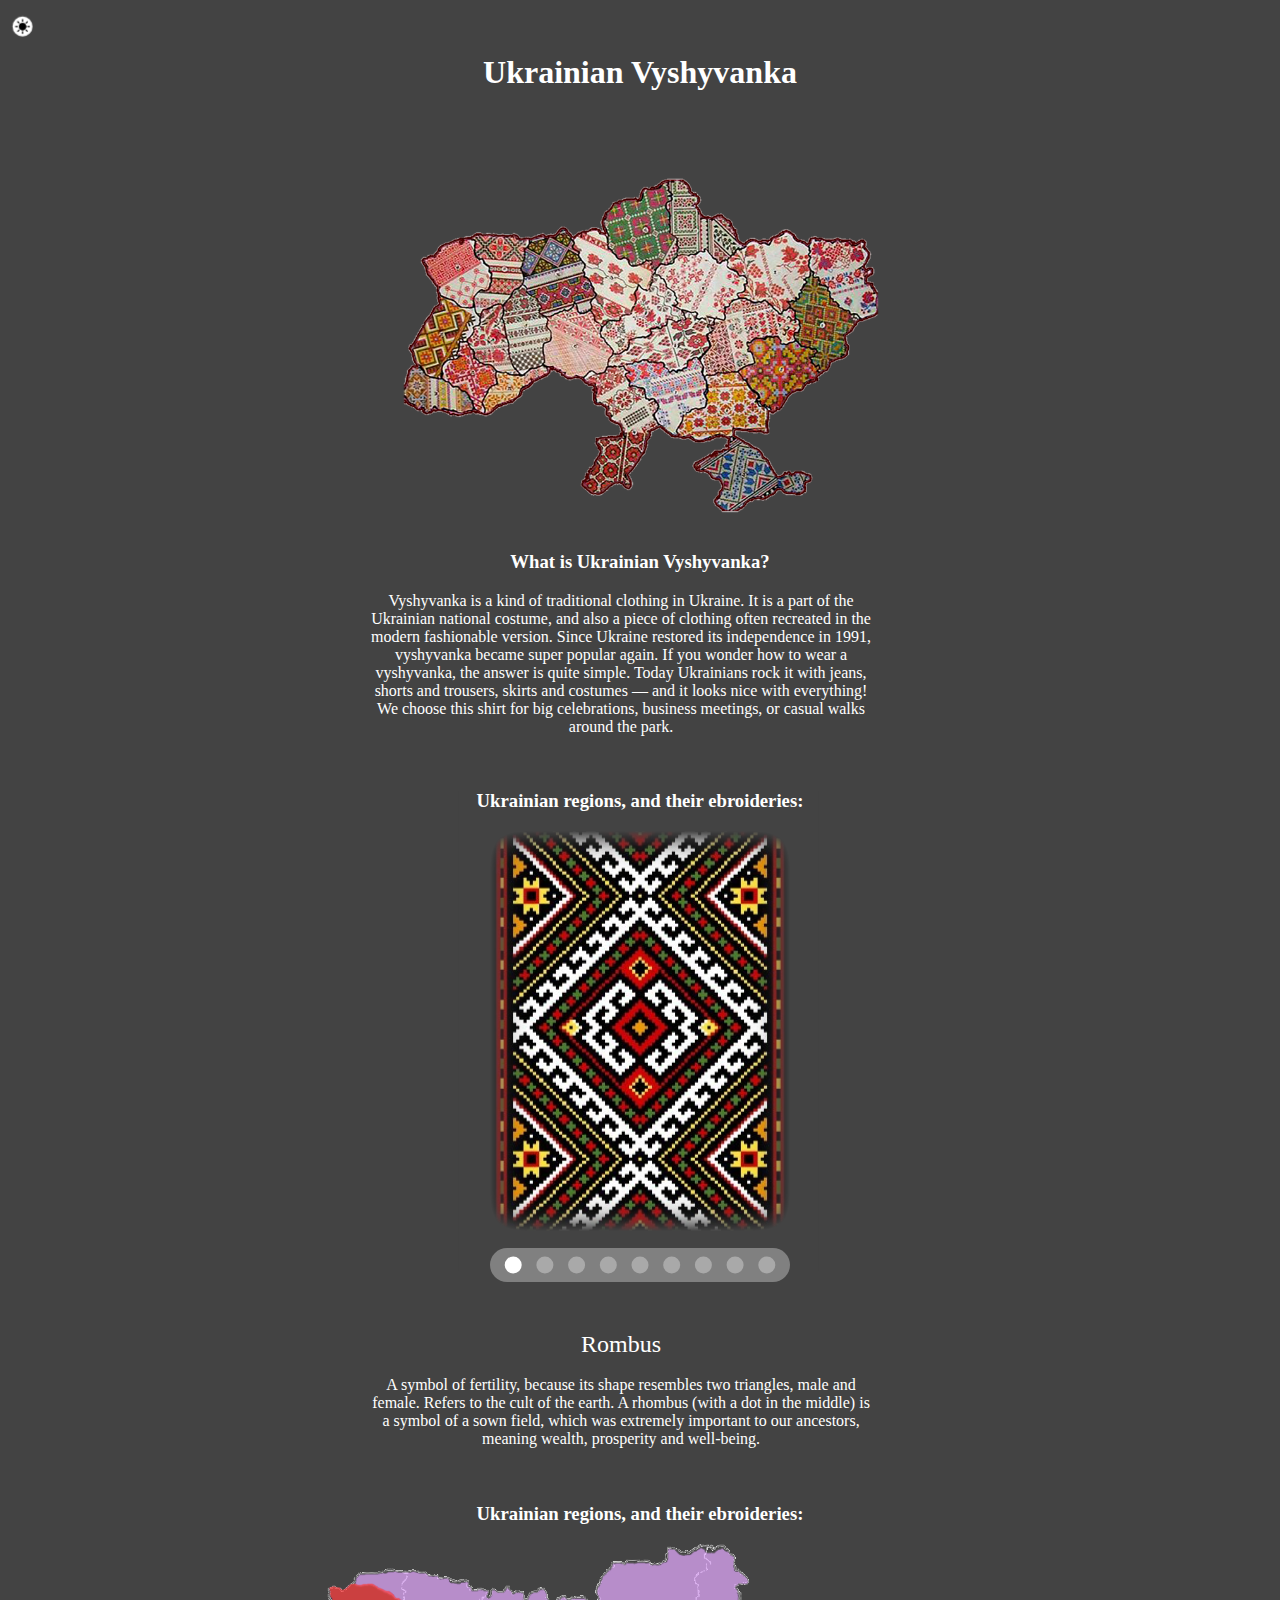
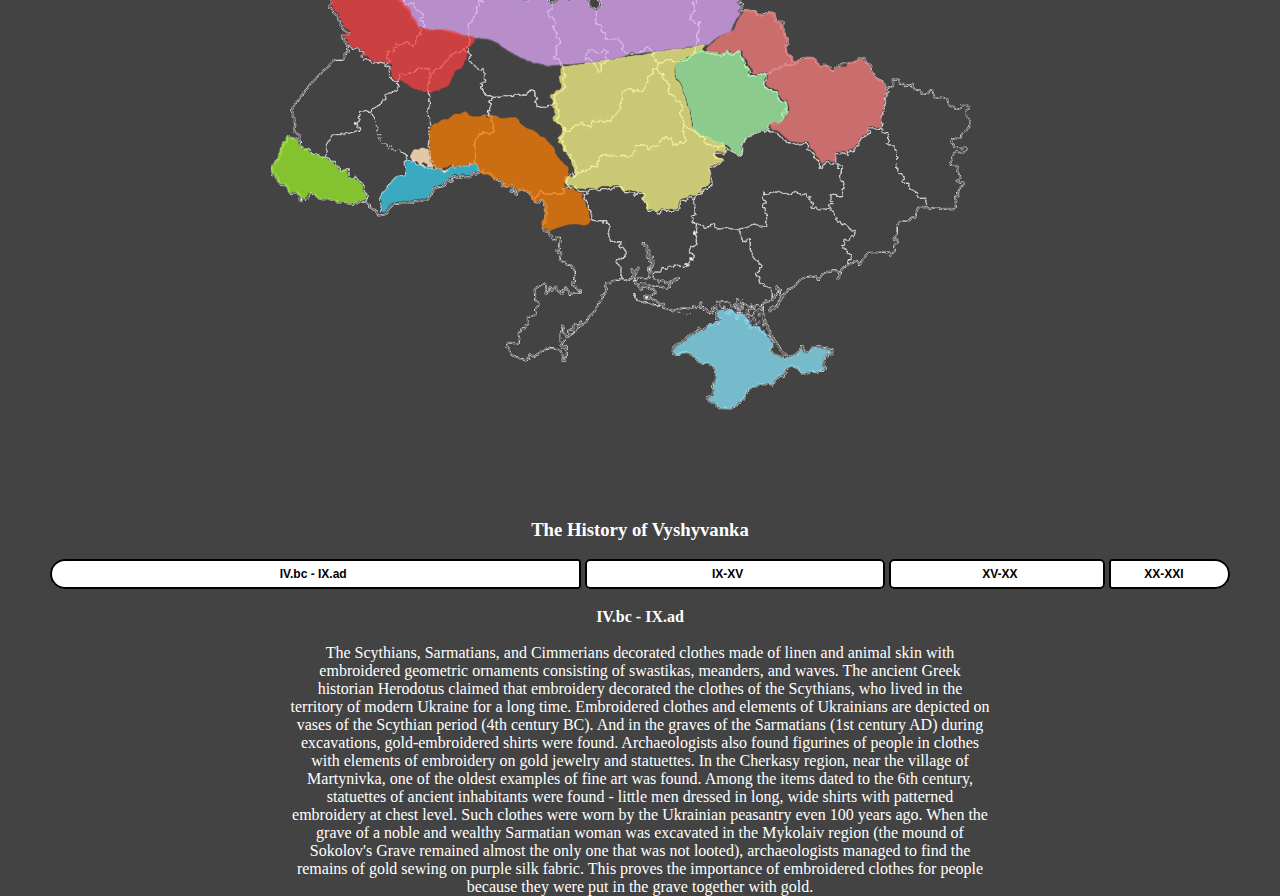
<file: index.html>
<head>
	<title>Main Page</title>
	<link rel="icon" type="image/x-icon" href="/Pictures/Icon.ico">
</head>

<body class="Body1">
	<link rel="stylesheet" href="something.css">

	
	

	<button style="background-image: url(Pictures/ModeButton/sun.jpg); no-repeat; background-size: 100% 100%; " class="ModeButton" onclick= "White()"></button>

	<h1 class="text"><center>Ukrainian Vyshyvanka</center> </h1>  <!-- It is just a comment -->
	<br><br><br>
	

	<img src="Pictures\main\vyshyvanka.png"  class="logo21">

	<h3 class="text" ><center>What is Ukrainian Vyshyvanka?</center></h3>

	
	
	<div class="Box"><div class="BoxInBox"><span class="text">Vyshyvanka is a kind of traditional clothing in Ukraine. It is a part of the Ukrainian national costume, and also a piece of clothing often recreated in the modern fashionable version. Since Ukraine restored its independence in 1991, vyshyvanka became super popular again. If you wonder how to wear a vyshyvanka, the answer is quite simple. Today Ukrainians rock it with jeans, shorts and trousers, skirts and costumes — and it looks nice with everything! We choose this shirt for big celebrations, business meetings, or casual walks around the park.</span></div></div>
<br><br>
	<h3 class="text"><center>Ukrainian regions, and their ebroideries:</center></h3>

	<button class="symbols" onclick= "Symbols()"><img class="symbolPic" src="Pictures\symbols\99.png"></img>
	<img class="symbolPic" src="Pictures\symbols\22.png"></img>
	
	<img class="symbolPic" src="Pictures\symbols\33.png"></img>
	
	<img class="symbolPic" src="Pictures\symbols\44.png"></img>
	
	<img class="symbolPic" src="Pictures\symbols\55.png"></img>
	
	<img class="symbolPic" src="Pictures\symbols\66.png"></img>
	
	<img class="symbolPic" src="Pictures\symbols\77.png"></img>
	
	<img class="symbolPic" src="Pictures\symbols\88.png"></img>

	<img class="symbolPic" src="Pictures\symbols\11.png"></img>

	<div class="BackG"></div>
	
	<img class="symbolPic" src="Pictures\symbols\11.png"></img>
		
	</button>

	<div class="SliderBBlock"><div class="SliderB">

		<button class="SliberC1" onclick= "slide(0)"></button>

		<button class="SliberC2" onclick= "slide(1)"></button>

		<button class="SliberC3" onclick= "slide(2)"></button>

		<button class="SliberC4" onclick= "slide(3)"></button>

		<button class="SliberC5" onclick= "slide(4)"></button>

		<button class="SliberC6" onclick= "slide(5)"></button>

		<button class="SliberC7" onclick= "slide(6)"></button>

		<button class="SliberC8" onclick= "slide(7)"></button>

		<button class="SliberC9" onclick= "slide(8)"></button>


		
	</div></div>

	<div class="Box"><div class="BoxInBox"><span class="text"><font size="+2" class="TitleForSymbols">Rombus</font></span></div></div><br>
	
	<div class="Box"><div class="BoxInBox"><span class="textForSymbols, text">A symbol of fertility, because its shape resembles two triangles, male and female. Refers to the cult of the earth. A rhombus (with a dot in the middle) is a symbol of a sown field, which was extremely important to our ancestors, meaning wealth, prosperity and well-being.</span></div></div>
	<br><br>

	<h3 class="text"><center>Ukrainian regions, and their ebroideries:</center></h3>

	<div class="MapBox"><div class="MapBoxInBox">

		
		<img src="Pictures\Map.png" class="Mapp"></img>

		<a href="Polissya.html"><button class="polissya1" style="background-size: 100% 100%" ><img src="Pictures/regions/Polissya.png"></img><span>Pollissya</span></button></a>

		<a href="Slobozhanska .html"><button class="slob1" style="background-size: 100% 100%" ><img src="Pictures/regions/Slob.png"></img><span>Slobozhanshchyna</span></button></a>

		<a href="Naddnipryanska .html"><button class="nadd1" style="background-size: 100% 100%" ><img src="Pictures/regions/Nadd.png"></img><span>Naddnipryanshchyna</span></button></a>
		
		<a href="Poltava .html"><button class="poltava1" style="background-size: 100% 100%" ><img src="Pictures/regions/Poltava.png"></img><span>Poltava</span></button></a>

		<a href="Volyn.html"><button class="volyn1" style="background-size: 100% 100%" ><img src="Pictures/regions/Volyn.png"></img><span>Volyn'</span></button></a>

		<a href="Zakarpattya .html"><button class="zak1" style="background-size: 100% 100%" ><img src="Pictures/regions/Zak.png"></img><span>Zakarpattya</span></button></a>

		<a href="Crimean.html"><button class="crimea1" style="background-size: 100% 100%" ><img src="Pictures/regions/Crimea.png"></img><span>Crimea</span></button></a>

		<a href="Podillya.html"><button class="podillya1" style="background-size: 100% 100%" ><img src="Pictures/regions/Podillya.png"></img><span>Podillya</span></button></a>

		<a href="Bukovyna.html"><button class="bukovyna1" style="background-size: 100% 100%" ><img src="Pictures/regions/Bukovyna.png"></img><span>Bukovyna</span></button></a>

		<a href="Borschiv.html"><button class="borschiv1" style="background-size: 100% 100%" ><img src="Pictures/regions/Borschiv.png"></img><span class="BorschText">Borschiv</span></button></a>
	
	</div></div>
	
	
	<br><br>

	<script src="script.js"></script>

	<br><br>

	

	<br><br>
	<br><br>
	<br><br>
	<br><br>
	<br><br>
	<br><br>
	<br><br>
	<br><br>
	<br><br>
	<br><br>
	<br><br>
	

<div class="HisBox">
		<h3 class="text"><center>The History of Vyshyvanka</center></h3>
	
	
	<div class="HisLine">
		
		<button class="HisBut HisBut1 CornerL" onclick= "His(0)"><span><b>IV.bc - IX.ad</b></span></button>
		<button class="HisBut HisBut2" onclick= "His(1)"><span><b>IX-XV</b></span></button>
		<button class="HisBut HisBut3" onclick= "His(2)"><span><b>XV-XX</b></span></button>
		<button class="HisBut HisBut4 CornerR" onclick= "His(3)"><span><b>XX-XXI</b></span></button>
		
	</div>
<div class="HisBoxInBox text">
	<br>
<b><span class="HisTit">IV.bc - IX.ad</span></b>
	<br><br>
<span class="HisText text">The Scythians, Sarmatians, and Cimmerians decorated clothes made of linen and animal skin with embroidered geometric ornaments consisting of swastikas, meanders, and waves. The ancient Greek historian Herodotus claimed that embroidery decorated the clothes of the Scythians, who lived in the territory of modern Ukraine for a long time. Embroidered clothes and elements of Ukrainians are depicted on vases of the Scythian period (4th century BC). And in the graves of the Sarmatians (1st century AD) during excavations, gold-embroidered shirts were found. Archaeologists also found figurines of people in clothes with elements of embroidery on gold jewelry and statuettes. In the Cherkasy region, near the village of Martynivka, one of the oldest examples of fine art was found. Among the items dated to the 6th century, statuettes of ancient inhabitants were found - little men dressed in long, wide shirts with patterned embroidery at chest level. Such clothes were worn by the Ukrainian peasantry even 100 years ago. When the grave of a noble and wealthy Sarmatian woman was excavated in the Mykolaiv region (the mound of Sokolov's Grave remained almost the only one that was not looted), archaeologists managed to find the remains of gold sewing on purple silk fabric. This proves the importance of embroidered clothes for people because they were put in the grave together with gold.</span>
</div></div>

	
</body>
</file>
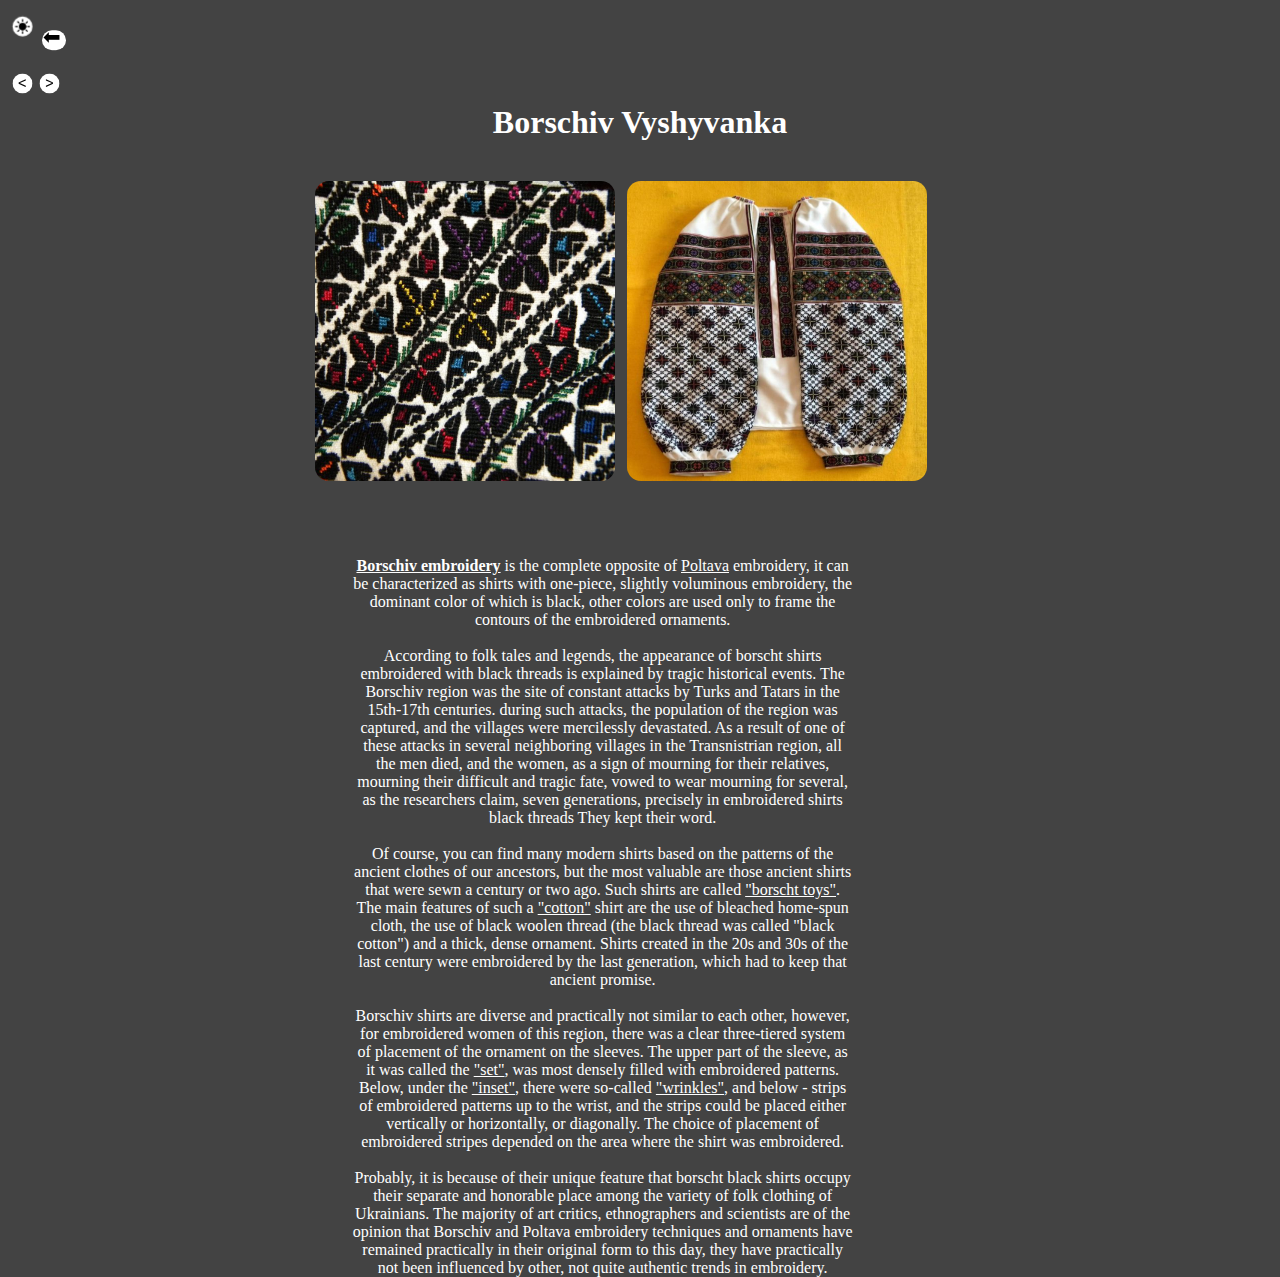
<file: Borschiv.html>
<head>
	<title>Main Page</title>
	<link rel="icon" type="image/x-icon" href="/Pictures/Icon.ico">
</head>

<body class="Body1">
<link rel="stylesheet" href="something.css">
<script src="script.js"></script>
<button style="background-image: url(Pictures/ModeButton/sun.jpg); no-repeat; background-size: 100% 100%; " class="ModeButton" onclick= "White()"></button>
	<div class="BackBut">
		<a href="index.html"><button><span id="fir" class="text">⬅</span><span class="text" id="sec">Back</span></button>
	</a></div>
	<a href="Bukovyna.html"><button class="ArrowBut">
		<span class="text"><</span>
	</button></a>

	<a href="Podillya.html"><button class="ArrowBut">
			<span class="text">></span>
	</button></a>
	<h1 class="text"><center>Borschiv Vyshyvanka</center> </h1>

<br><div class="Box"><div class="PictureBoxInBox">

	<div class="InBoxComplex">
		<img src="Pictures/regions/Bor/1.jpg">
		<div><span>Borschiv Embroidary</span></div>
	</div>
	&nbsp;
	<div class="InBoxComplex">
		<img src="Pictures/regions/Bor/2.jpeg">
		<div><span>Nowaday Version</span></div>
	</div>

	<br><br><br>

	<div class="Box"><div class="BoxInBox"><span class="text">

		<u><b>Borschiv embroidery</b></u> is the complete opposite of <u>Poltava</u> embroidery, it can be characterized as shirts with one-piece, slightly voluminous embroidery, the dominant color of which is black, other colors are used only to frame the contours of the embroidered ornaments.
		<br><br>
		According to folk tales and legends, the appearance of borscht shirts embroidered with black threads is explained by tragic historical events. The Borschiv region was the site of constant attacks by Turks and Tatars in the 15th-17th centuries. during such attacks, the population of the region was captured, and the villages were mercilessly devastated. As a result of one of these attacks in several neighboring villages in the Transnistrian region, all the men died, and the women, as a sign of mourning for their relatives, mourning their difficult and tragic fate, vowed to wear mourning for several, as the researchers claim, seven generations, precisely in embroidered shirts black threads They kept their word.
		<br><br>
		Of course, you can find many modern shirts based on the patterns of the ancient clothes of our ancestors, but the most valuable are those ancient shirts that were sewn a century or two ago. Such shirts are called <u>"borscht toys"</u>. The main features of such a <u>"cotton"</u> shirt are the use of bleached home-spun cloth, the use of black woolen thread (the black thread was called "black cotton") and a thick, dense ornament. Shirts created in the 20s and 30s of the last century were embroidered by the last generation, which had to keep that ancient promise.
		<br><br>
		Borschiv shirts are diverse and practically not similar to each other, however, for embroidered women of this region, there was a clear three-tiered system of placement of the ornament on the sleeves. The upper part of the sleeve, as it was called the <u>"set"</u>, was most densely filled with embroidered patterns. Below, under the <u>"inset"</u>, there were so-called <u>"wrinkles"</u>, and below - strips of embroidered patterns up to the wrist, and the strips could be placed either vertically or horizontally, or diagonally. The choice of placement of embroidered stripes depended on the area where the shirt was embroidered.
		<br><br>
		Probably, it is because of their unique feature that borscht black shirts occupy their separate and honorable place among the variety of folk clothing of Ukrainians. The majority of art critics, ethnographers and scientists are of the opinion that Borschiv and Poltava embroidery techniques and ornaments have remained practically in their original form to this day, they have practically not been influenced by other, not quite authentic trends in embroidery.


	</span></div></div>
	
</div></div>



<br><br><br><br>
	
</body>
</file>
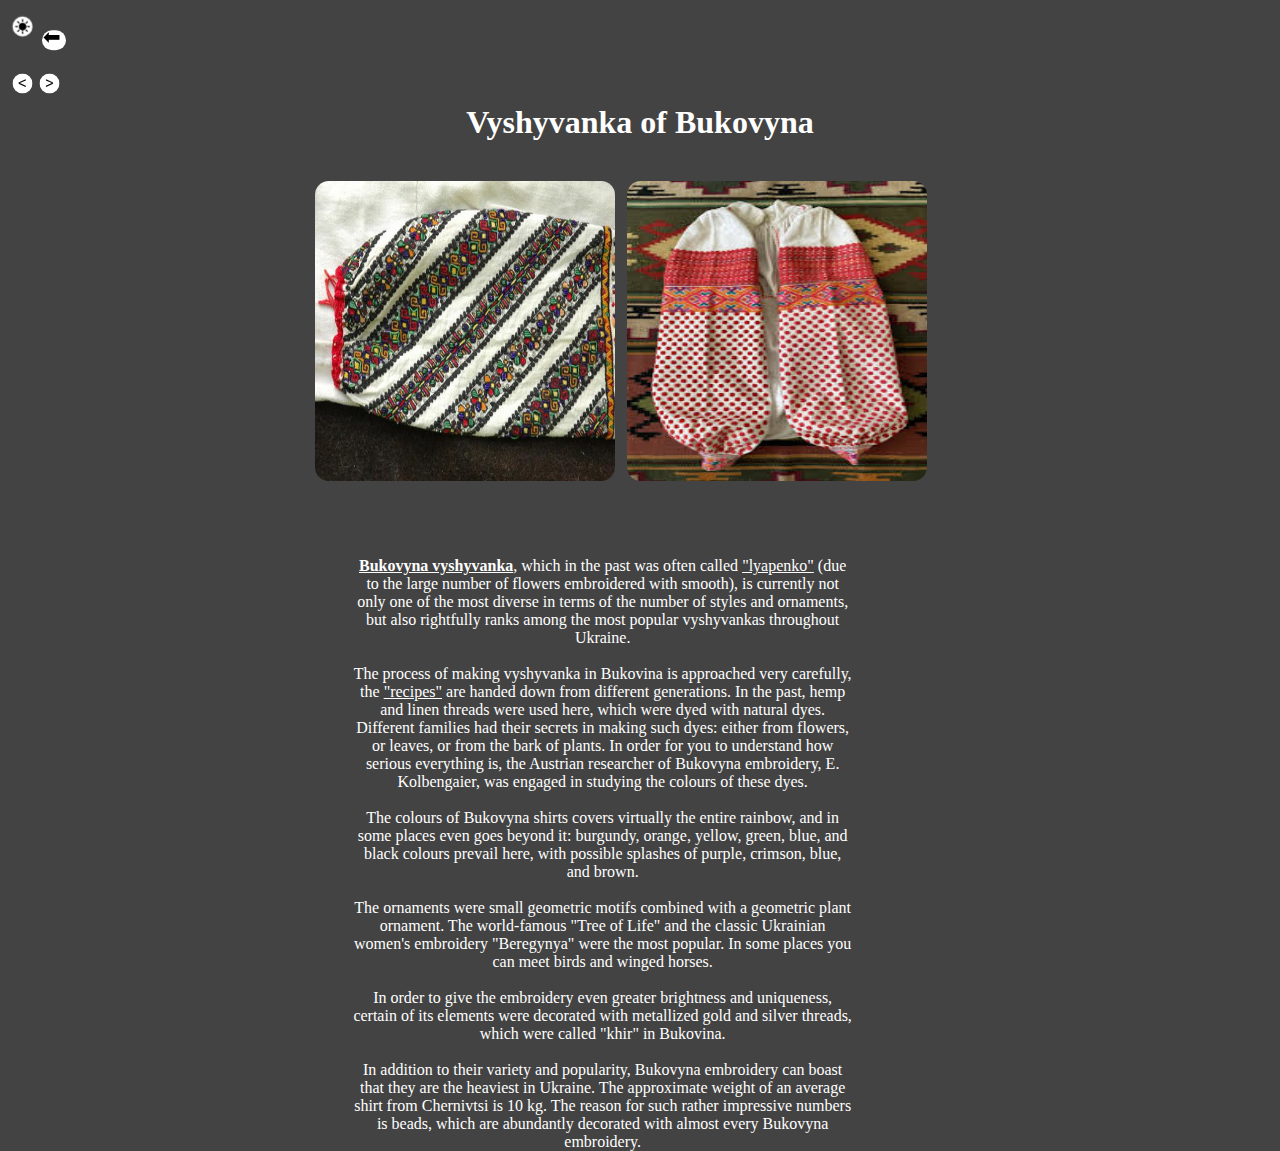
<file: Bukovyna.html>
<head>
	<title>Main Page</title>
	<link rel="icon" type="image/x-icon" href="/Pictures/Icon.ico">
</head>

<body class="Body1">
<link rel="stylesheet" href="something.css">
<script src="script.js"></script>
<button style="background-image: url(Pictures/ModeButton/sun.jpg); no-repeat; background-size: 100% 100%; " class="ModeButton" onclick= "White()"></button>
	<div class="BackBut">
		<a href="index.html"><button><span id="fir" class="text">⬅</span><span class="text" id="sec">Back</span></button>
	</a></div>
	<a href="Zakarpattya .html"><button class="ArrowBut">
		<span class="text"><</span>
	</button></a>

	<a href="Borschiv.html"><button class="ArrowBut">
			<span class="text">></span>
	</button></a>
	<h1 class="text"><center>Vyshyvanka of Bukovyna</center> </h1>

<br><div class="Box"><div class="PictureBoxInBox">

	<div class="InBoxComplex">
		<img src="Pictures/regions/Buk/1.jpg">
		<div><span>Embroidery</span></div>
	</div>
&nbsp;
	<div class="InBoxComplex">
		<img src="Pictures/regions/Buk/2.jpg">
		<div><span>Ornaments</span></div>
	</div>

	<br><br><br>

	<div class="Box"><div class="BoxInBox"><span class="text">

		<u><b>Bukovyna vyshyvanka</b></u>, which in the past was often called <u>"lyapenko"</u> (due to the large number of flowers embroidered with smooth), is currently not only one of the most diverse in terms of the number of styles and ornaments, but also rightfully ranks among the most popular vyshyvankas throughout Ukraine.
		<br><br>
		The process of making vyshyvanka in Bukovina is approached very carefully, the <u>"recipes"</u> are handed down from different generations. In the past, hemp and linen threads were used here, which were dyed with natural dyes. Different families had their secrets in making such dyes: either from flowers, or leaves, or from the bark of plants. In order for you to understand how serious everything is, the Austrian researcher of Bukovyna embroidery, E. Kolbengaier, was engaged in studying the colours of these dyes.
		<br><br>
		The colours of Bukovyna shirts covers virtually the entire rainbow, and in some places even goes beyond it: burgundy, orange, yellow, green, blue, and black colours prevail here, with possible splashes of purple, crimson, blue, and brown.
		<br><br>
		The ornaments were small geometric motifs combined with a geometric plant ornament. The world-famous "Tree of Life" and the classic Ukrainian women's embroidery "Beregynya" were the most popular. In some places you can meet birds and winged horses.
		<br><br>
		In order to give the embroidery even greater brightness and uniqueness, certain of its elements were decorated with metallized gold and silver threads, which were called "khir" in Bukovina.
		<br><br>
		In addition to their variety and popularity, Bukovyna embroidery can boast that they are the heaviest in Ukraine. The approximate weight of an average shirt from Chernivtsi is 10 kg. The reason for such rather impressive numbers is beads, which are abundantly decorated with almost every Bukovyna embroidery.


	</span></div></div>
</div></div>



<br><br><br><br>

</body>
</file>
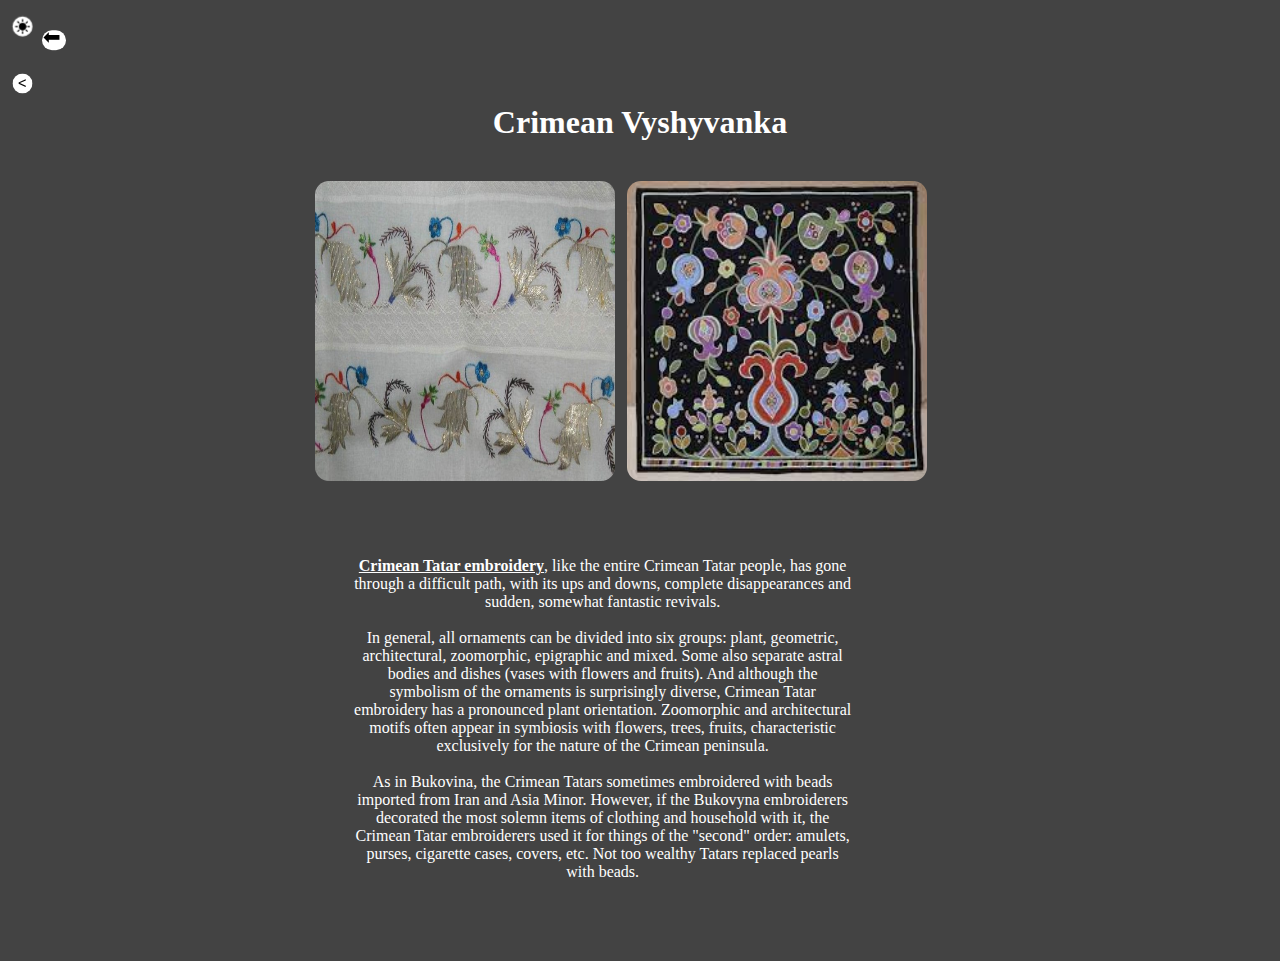
<file: Crimean.html>
<head>
	<title>Main Page</title>
	<link rel="icon" type="image/x-icon" href="/Pictures/Icon.ico">
</head>

<body class="Body1">
<link rel="stylesheet" href="something.css">
<script src="script.js"></script>
<button style="background-image: url(Pictures/ModeButton/sun.jpg); no-repeat; background-size: 100% 100%; " class="ModeButton" onclick= "White()"></button>
	<div class="BackBut">
		<a href="index.html"><button><span id="fir" class="text">⬅</span><span class="text" id="sec">Back</span></button>
	</a></div>
	<a href="Slobozhanska .html"><button class="ArrowBut">
		<span class="text"><</span>
	</button></a>

	
	<h1 class="text"><center>Crimean Vyshyvanka</center> </h1>

<br><div class="Box"><div class="PictureBoxInBox">

	<div class="InBoxComplex">
		<img src="Pictures/regions/Cri/1.jpg">
		<div><span>Ornaments</span></div>
	</div>
&nbsp;
	<div class="InBoxComplex">
		<img src="Pictures/regions/Cri/2.jpg">
		<div><span>Plants Ornaments</span></div>
	</div>
	<br><br><br>

	<div class="Box"><div class="BoxInBox"><span class="text">

		<u><B>Crimean Tatar embroidery</B></u>, like the entire Crimean Tatar people, has gone through a difficult path, with its ups and downs, complete disappearances and sudden, somewhat fantastic revivals. <br><br>
				In general, all ornaments can be divided into six groups: plant, geometric, architectural, zoomorphic, epigraphic and mixed. Some also separate astral bodies and dishes (vases with flowers and fruits). And although the symbolism of the ornaments is surprisingly diverse, Crimean Tatar embroidery has a pronounced plant orientation. Zoomorphic and architectural motifs often appear in symbiosis with flowers, trees, fruits, characteristic exclusively for the nature of the Crimean peninsula.<br><br>
		As in Bukovina, the Crimean Tatars sometimes embroidered with beads imported from Iran and Asia Minor. However, if the Bukovyna embroiderers decorated the most solemn items of clothing and household with it, the Crimean Tatar embroiderers used it for things of the "second" order: amulets, purses, cigarette cases, covers, etc. Not too wealthy Tatars replaced pearls with beads.


	</span></div></div>
</div></div>



<br><br><br><br>
	
</body>
</file>
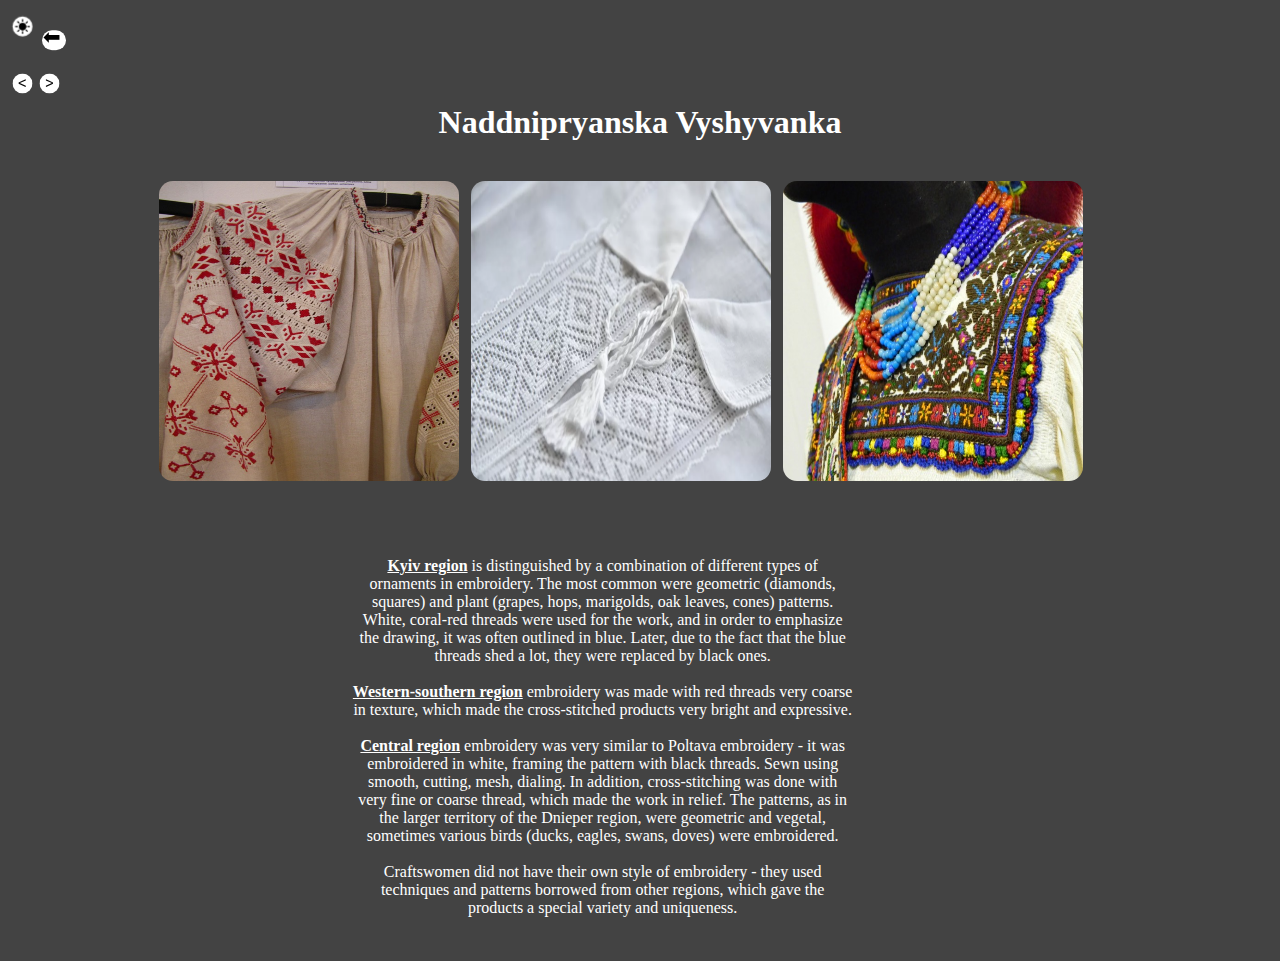
<file: Naddnipryanska .html>
<head>
	<title>Main Page</title>
	<link rel="icon" type="image/x-icon" href="/Pictures/Icon.ico">
</head>

<body class="Body1">

<link rel="stylesheet" href="something.css">
<script src="script.js"></script>

<button style="background-image: url(Pictures/ModeButton/sun.jpg); no-repeat; background-size: 100% 100%; " class="ModeButton" onclick= "White()"></button>

	<div class="BackBut">
		<a href="index.html"><button><span id="fir" class="text">⬅</span><span class="text" id="sec">Back</span></button>
	</a></div>
	<a href="Polissya.html"><button class="ArrowBut">
		<span class="text"><</span>
	</button></a>

	<a href="Poltava .html"><button class="ArrowBut">
			<span class="text">></span>
	</button></a>
	<h1 class="text"><center>Naddnipryanska Vyshyvanka</center> </h1>

<br><div class="Box"><div class="PictureBoxInBox">

	<div class="InBoxComplex">
		<img src="Pictures/regions/Nadd/1.jpg">
		<div><span>West-South</span></div>
	</div>
&nbsp;
	<div class="InBoxComplex">
		<img src="Pictures/regions/Nadd/3.png">
		<div><span>Central</span></div>
	</div>
	&nbsp;
	<div class="InBoxComplex">
		<img src="Pictures/regions/Nadd/02.jpg">
		<div><span>North (Kyiv)</span></div>
	</div>
	<br><br><br>

	<div class="Box"><div class="BoxInBox"><span class="text"><u><b>Kyiv region</b></u> is distinguished by a combination of different types of ornaments in embroidery. The most common were geometric (diamonds, squares) and plant (grapes, hops, marigolds, oak leaves, cones) patterns. White, coral-red threads were used for the work, and in order to emphasize the drawing, it was often outlined in blue. Later, due to the fact that the blue threads shed a lot, they were replaced by black ones.
		<br><br>
		<u><b>Western-southern region</b></u> embroidery was made with red threads very coarse in texture, which made the cross-stitched products very bright and expressive.
		<br><br>
		<u><b>Central region</b></u> embroidery was very similar to Poltava embroidery - it was embroidered in white, framing the pattern with black threads. Sewn using smooth, cutting, mesh, dialing. In addition, cross-stitching was done with very fine or coarse thread, which made the work in relief. The patterns, as in the larger territory of the Dnieper region, were geometric and vegetal, sometimes various birds (ducks, eagles, swans, doves) were embroidered.
		<br><br>
	Craftswomen did not have their own style of embroidery - they used techniques and patterns borrowed from other regions, which gave the products a special variety and uniqueness.
	</span></div></div>
</div></div>



	<br><br>
	
</body>
</file>
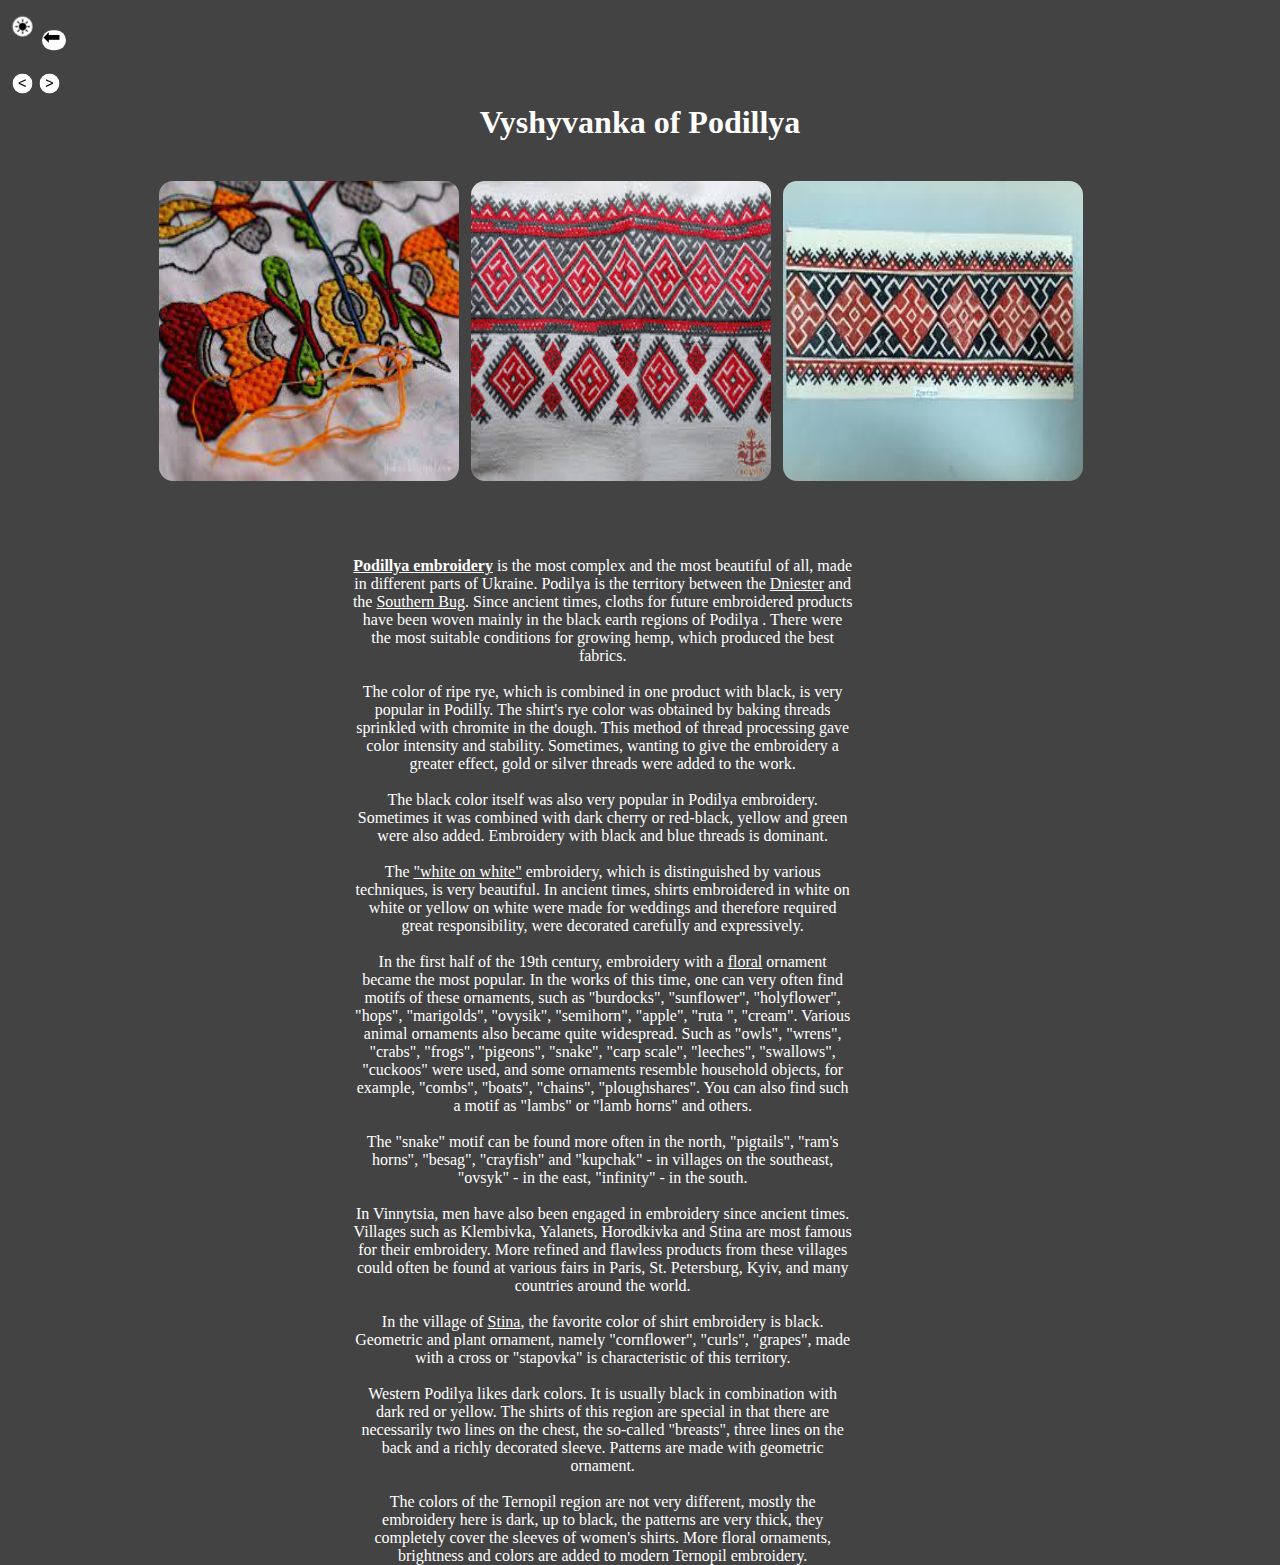
<file: Podillya.html>
<head>
	<title>Main Page</title>
	<link rel="icon" type="image/x-icon" href="/Pictures/Icon.ico">
</head>

<body class="Body1">
<link rel="stylesheet" href="something.css">
<script src="script.js"></script>
<button style="background-image: url(Pictures/ModeButton/sun.jpg); no-repeat; background-size: 100% 100%; " class="ModeButton" onclick= "White()"></button>
	<div class="BackBut">
		<a href="index.html"><button><span id="fir" class="text">⬅</span><span class="text" id="sec">Back</span></button>
	</a></div>
	<a href="Borschiv.html"><button class="ArrowBut">
		<span class="text"><</span>
	</button></a>

	<a href="Volyn.html"><button class="ArrowBut">
			<span class="text">></span>
	</button></a>
	<h1 class="text"><center>Vyshyvanka of Podillya</center> </h1>

<br><div class="Box"><div class="PictureBoxInBox">

	<div class="InBoxComplex">
		<img src="Pictures/regions/Pod/1.jpg">
		<div><span>Embroidary</span></div>
	</div>
	&nbsp;
	<div class="InBoxComplex">
		<img src="Pictures/regions/Pod/2.jpg">
		<div><span>North</span></div>
	</div>
	&nbsp;
	<div class="InBoxComplex">
		<img src="Pictures/regions/Pod/3.jpg">
		<div><span>South</span></div>
	</div>
	<br><br><br>

	<div class="Box"><div class="BoxInBox"><span class="text">

		<u><b>Podillya embroidery</b></u> is the most complex and the most beautiful of all, made in different parts of Ukraine. Podilya is the territory between the <u>Dniester</u> and the <u>Southern Bug</u>. Since ancient times, cloths for future embroidered products have been woven mainly in the black earth regions of Podilya . There were the most suitable conditions for growing hemp, which produced the best fabrics.
		<br><br>
		The color of ripe rye, which is combined in one product with black, is very popular in Podilly. The shirt's rye color was obtained by baking threads sprinkled with chromite in the dough. This method of thread processing gave color intensity and stability. Sometimes, wanting to give the embroidery a greater effect, gold or silver threads were added to the work.
		<br><br>
		The black color itself was also very popular in Podilya embroidery. Sometimes it was combined with dark cherry or red-black, yellow and green were also added. Embroidery with black and blue threads is dominant.
		<br><br>
		The <u>"white on white"</u> embroidery, which is distinguished by various techniques, is very beautiful. In ancient times, shirts embroidered in white on white or yellow on white were made for weddings and therefore required great responsibility, were decorated carefully and expressively.
		<br><br>
		In the first half of the 19th century, embroidery with a <u>floral</u> ornament became the most popular. In the works of this time, one can very often find motifs of these ornaments, such as "burdocks", "sunflower", "holyflower", "hops", "marigolds", "ovysik", "semihorn", "apple", "ruta ", "cream". Various animal ornaments also became quite widespread. Such as "owls", "wrens", "crabs", "frogs", "pigeons", "snake", "carp scale", "leeches", "swallows", "cuckoos" were used, and some ornaments resemble household objects, for example, "combs", "boats", "chains", "ploughshares". You can also find such a motif as "lambs" or "lamb horns" and others.
		<br><br>
		The "snake" motif can be found more often in the north, "pigtails", "ram's horns", "besag", "crayfish" and "kupchak" - in villages on the
		southeast, "ovsyk" - in the east, "infinity" - in the south.
		<br><br>
		In Vinnytsia, men have also been engaged in embroidery since ancient times. Villages such as Klembivka, Yalanets, Horodkivka and Stina are most famous for their embroidery. More refined and flawless products from these villages could often be found at various fairs in Paris, St. Petersburg, Kyiv, and many countries around the world.
		<br><br>In the village of <u>Stina</u>, the favorite color of shirt embroidery is black. Geometric and plant ornament, namely "cornflower", "curls", "grapes", made with a cross or "stapovka" is characteristic of this territory.<br><br>
		Western Podilya likes dark colors. It is usually black in combination with dark red or yellow. The shirts of this region are special in that there are necessarily two lines on the chest, the so-called "breasts", three lines on the back and a richly decorated sleeve. Patterns are made with geometric ornament.
		<br><br>
		The colors of the Ternopil region are not very different, mostly the embroidery here is dark, up to black, the patterns are very thick, they completely cover the sleeves of women's shirts. More floral ornaments, brightness and colors are added to modern Ternopil embroidery.
		<br><br><br><br>

	</span></div></div>
</div></div>




	
</body>
</file>
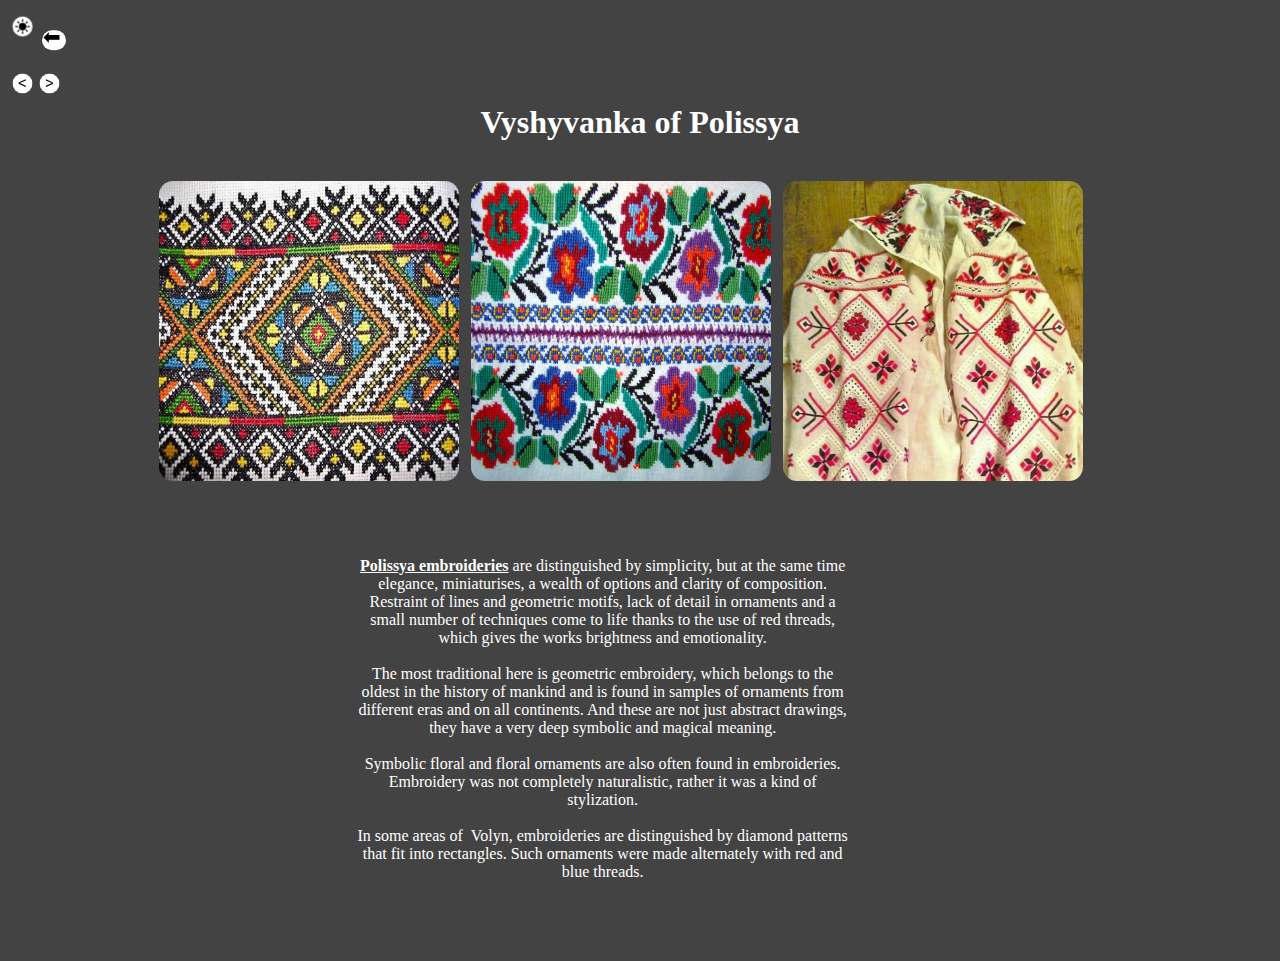
<file: Polissya.html>
<head>
	<title>Main Page</title>
	<link rel="icon" type="image/x-icon" href="/Pictures/Icon.ico">
</head>

<body class="Body1">
<link rel="stylesheet" href="something.css">
<script src="script.js"></script>
<button style="background-image: url(Pictures/ModeButton/sun.jpg); no-repeat; background-size: 100% 100%; " class="ModeButton" onclick= "White()"></button>
	<div class="BackBut">
		<a href="index.html"><button><span id="fir" class="text">⬅</span><span class="text" id="sec">Back</span></button>
	</a></div>
	<a href="Volyn.html"><button class="ArrowBut">
		<span class="text"><</span>
	</button></a>

	<a href="Naddnipryanska .html"><button class="ArrowBut">
			<span class="text">></span>
	</button></a>
	<h1 class="text"><center>Vyshyvanka of Polissya</center> </h1>

<br><div class="Box"><div class="PictureBoxInBox">

	<div class="InBoxComplex">
		<img src="Pictures/regions/Pol/1.jpg">
		<div><span>Geometric Motifs</span></div>
	</div>
	&nbsp;
	<div class="InBoxComplex">
		<img src="Pictures/regions/Pol/2.jpg">
		<div><span>Floral Embroidary</span></div>
	</div>
	&nbsp;
	<div class="InBoxComplex">
		<img src="Pictures/regions/Pol/3.jpg">
		<div><span>Vyshyvanka</span></div>
	</div>
	<br><br><br>

	<div class="Box"><div class="BoxInBox"><span class="text">

		<U><b>Polissya embroideries</b></U> are distinguished by simplicity, but at the same time elegance, miniaturises, a wealth of options and clarity of composition. Restraint of lines and geometric motifs, lack of detail in ornaments and a small number of techniques come to life thanks to the use of red threads, which gives the works brightness and emotionality.<br><br>
			 The most traditional here is geometric embroidery, which belongs to the oldest in the history of mankind and is found in samples of ornaments from different eras and on all continents. And these are not just abstract drawings, they have a very deep symbolic and magical meaning.<br><br>
		Symbolic floral and floral ornaments are also often found in embroideries. Embroidery was not completely naturalistic, rather it was a kind of stylization.<br><br>
			 In some areas of &nbsp;Volyn, embroideries are distinguished by diamond patterns that fit into rectangles. Such ornaments were made alternately with red and blue threads.


	</span></div></div>
</div></div>



<br><br><br><br>
	
</body>
</file>
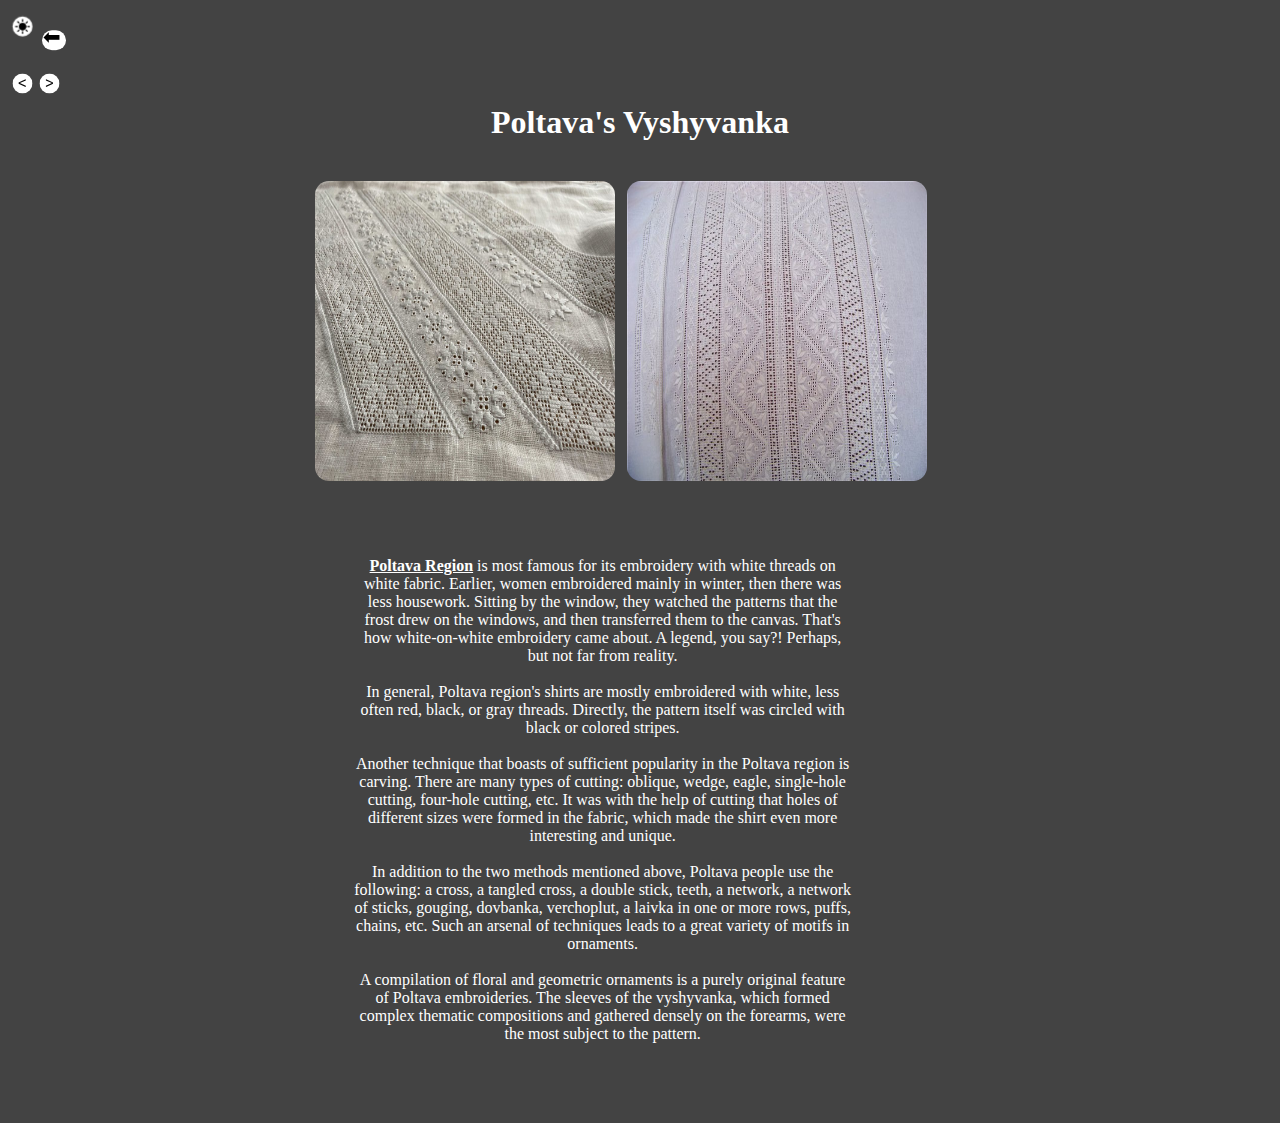
<file: Poltava .html>
<head>
	<title>Main Page</title>
	<link rel="icon" type="image/x-icon" href="/Pictures/Icon.ico">
</head>

<body class="Body1">
<link rel="stylesheet" href="something.css">
<script src="script.js"></script>
<button style="background-image: url(Pictures/ModeButton/sun.jpg); no-repeat; background-size: 100% 100%; " class="ModeButton" onclick= "White()"></button>
	<div class="BackBut">
		<a href="index.html"><button><span id="fir" class="text">⬅</span><span class="text" id="sec">Back</span></button>
	</a></div>
	<a href="Naddnipryanska .html"><button class="ArrowBut">
		<span class="text"><</span>
	</button></a>

	<a href="Slobozhanska .html"><button class="ArrowBut">
			<span class="text">></span>
	</button></a>
	<h1 class="text"><center>Poltava's Vyshyvanka</center> </h1>

<br><div class="Box"><div class="PictureBoxInBox">

	<div class="InBoxComplex">
		<img src="Pictures/regions/Pot/2.jpg">
		<div><span>White on White</span></div>
	</div>
&nbsp;
	<div class="InBoxComplex">
		<img src="Pictures/regions/Pot/1.jpg">
		<div><span>Floral & Geometrical</span></div>
	</div><br><br><br>
	<div class="Box"><div class="BoxInBox"><span class="text">

		<u><b>Poltava Region</b></u> is most famous for its embroidery with white threads on white fabric. Earlier, women embroidered mainly in winter, then there was less housework. Sitting by the window, they watched the patterns that the frost drew on the windows, and then transferred them to the canvas. That's how white-on-white embroidery came about. A legend, you say?! Perhaps, but not far from reality.<br><br>
		  In general, Poltava region's shirts are mostly embroidered with white, less often red, black, or gray threads. Directly, the pattern itself was circled with black or colored stripes.<br><br>
		 Another technique that boasts of sufficient popularity in the Poltava region is carving. There are many types of cutting: oblique, wedge, eagle, single-hole cutting, four-hole cutting, etc. It was with the help of cutting that holes of different sizes were formed in the fabric, which made the shirt even more interesting and unique.<br><br>
		 In addition to the two methods mentioned above, Poltava people use the following: a cross, a tangled cross, a double stick, teeth, a network, a network of sticks, gouging, dovbanka, verchoplut, a laivka in one or more rows, puffs, chains, etc. Such an arsenal of techniques leads to a great variety of motifs in ornaments.<br><br>
		 A compilation of floral and geometric ornaments is a purely original feature of Poltava embroideries. The sleeves of the vyshyvanka, which formed complex thematic compositions and gathered densely on the forearms, were the most subject to the pattern.


	</span></div></div>
</div></div>


	


<br><br><br><br>
	
</body>
</file>
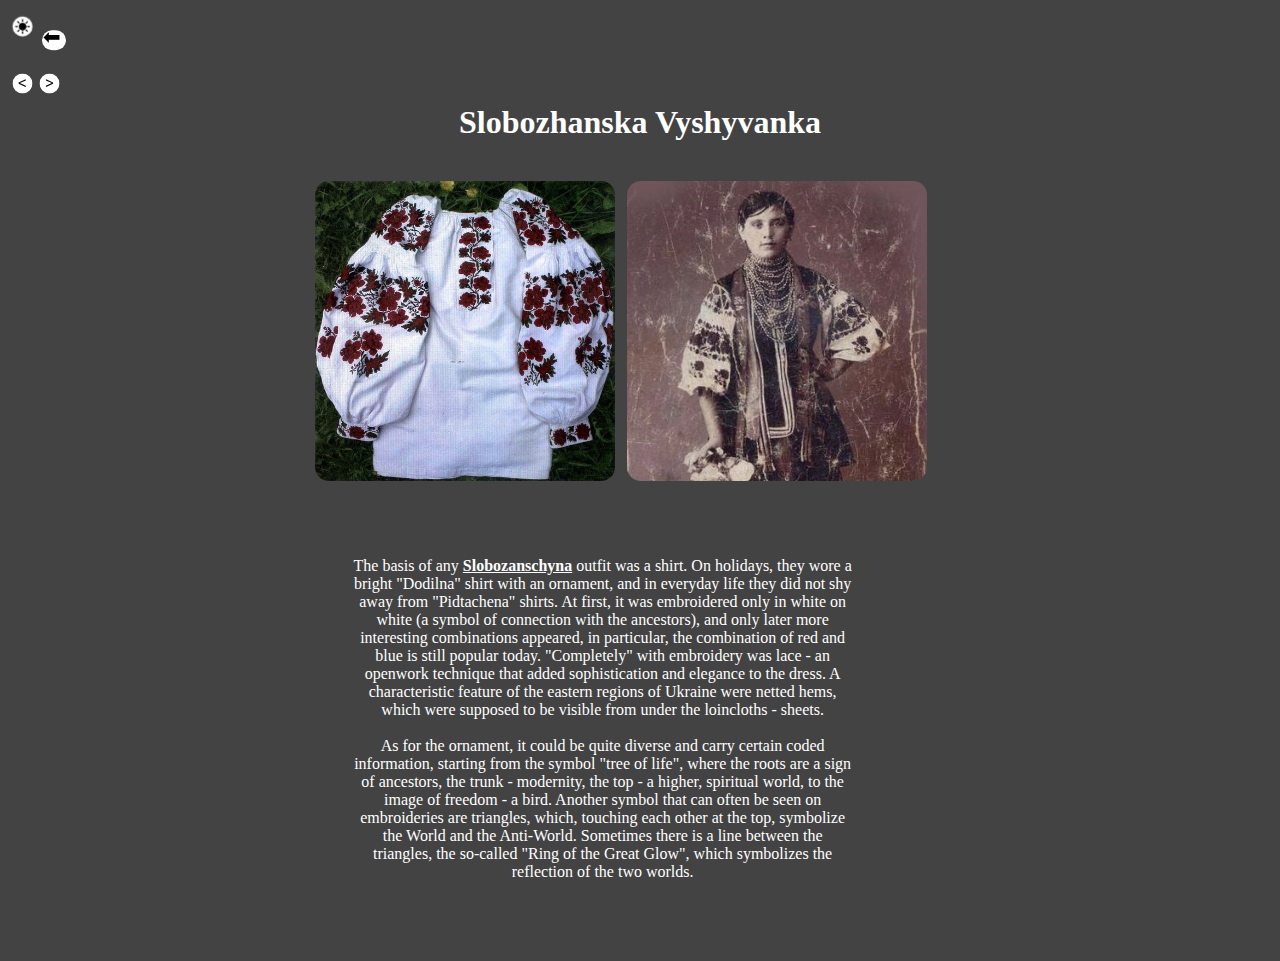
<file: Slobozhanska .html>
<head>
	<title>Main Page</title>
	<link rel="icon" type="image/x-icon" href="/Pictures/Icon.ico">
</head>

<body class="Body1">
<link rel="stylesheet" href="something.css">
<script src="script.js"></script>
<button style="background-image: url(Pictures/ModeButton/sun.jpg); no-repeat; background-size: 100% 100%; " class="ModeButton" onclick= "White()"></button>
	<div class="BackBut">
		<a href="index.html"><button><span id="fir" class="text">⬅</span><span class="text" id="sec">Back</span></button>
	</a></div>
	<a href="Poltava .html"><button class="ArrowBut">
		<span class="text"><</span>
	</button></a>

	<a href="Crimean.html"><button class="ArrowBut">
			<span class="text">></span>
	</button></a>
	<h1 class="text"><center>Slobozhanska Vyshyvanka</center> </h1>

<br><div class="Box"><div class="PictureBoxInBox">

	<div class="InBoxComplex">
		<img src="Pictures/regions/Slo/1.jpg">
		<div><span>Plants Ornaments</span></div>
	</div>
&nbsp;
	<div class="InBoxComplex">
		<img src="Pictures/regions/Slo/2.jpg">
		<div><span>XIX-XX centery</span></div>
	</div>
	<br><br><br>

	<div class="Box"><div class="BoxInBox"><span class="text">

		The basis of any <u><b>Slobozanschyna</b></u> outfit was a shirt. On holidays, they wore a bright "Dodilna" shirt with an ornament, and in everyday life they did not shy away from "Pidtachena" shirts. At first, it was embroidered only in white on white (a symbol of connection with the ancestors), and only later more interesting combinations appeared, in particular, the combination of red and blue is still popular today. "Completely" with embroidery was lace - an openwork technique that added sophistication and elegance to the dress. A characteristic feature of the eastern regions of Ukraine were netted hems, which were supposed to be visible from under the loincloths - sheets.
		<br><br>
		As for the ornament, it could be quite diverse and carry certain coded information, starting from the symbol "tree of life", where the roots are a sign of ancestors, the trunk - modernity, the top - a higher, spiritual world, to the image of freedom - a bird. Another symbol that can often be seen on embroideries are triangles, which, touching each other at the top, symbolize the World and the Anti-World. Sometimes there is a line between the triangles, the so-called "Ring of the Great Glow", which symbolizes the reflection of the two worlds.


	</span></div></div>
</div></div>



<br><br><br><br>
	
</body>
</file>
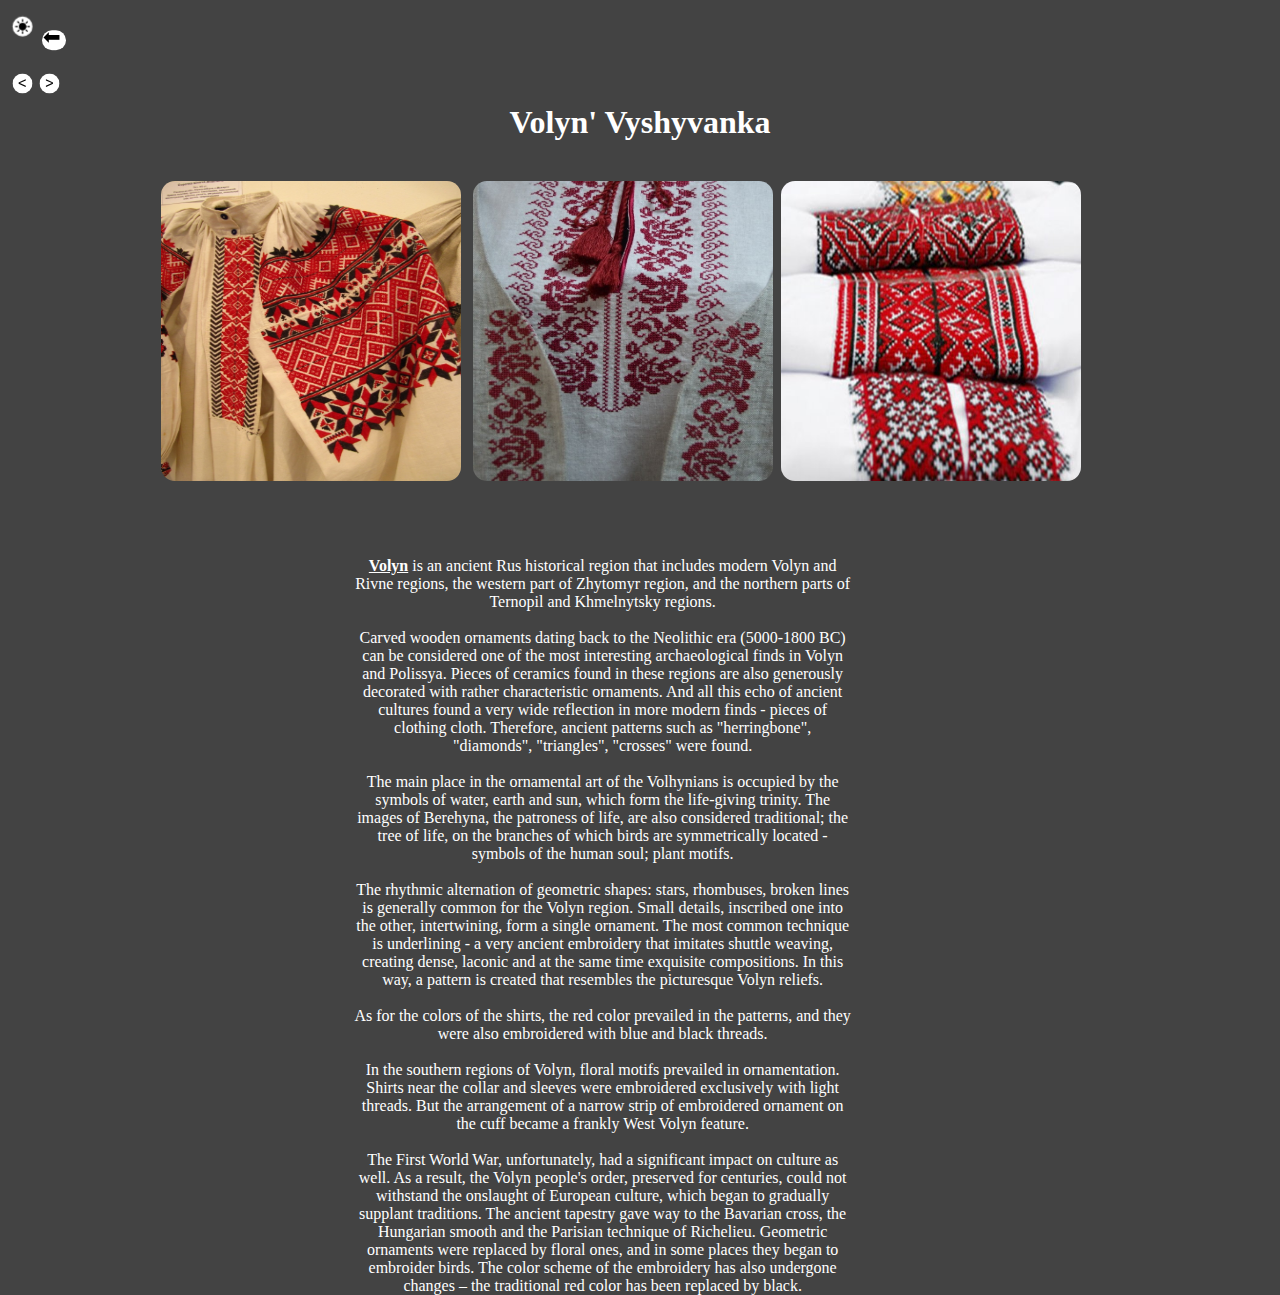
<file: Volyn.html>
<head>
	<title>Main Page</title>
	<link rel="icon" type="image/x-icon" href="/Pictures/Icon.ico">
</head>

<body class="Body1">
<link rel="stylesheet" href="something.css">
<script src="script.js"></script>
<button style="background-image: url(Pictures/ModeButton/sun.jpg); no-repeat; background-size: 100% 100%; " class="ModeButton" onclick= "White()"></button>
	<div class="BackBut">
		<a href="index.html"><button><span id="fir" class="text">⬅</span><span class="text" id="sec">Back</span></button>
	</a></div>
	<a href="Podillya.html"><button class="ArrowBut">
		<span class="text"><</span>
	</button></a>

	<a href="Polissya.html"><button class="ArrowBut">
			<span class="text">></span>
	</button></a>
	<h1 class="text"><center>Volyn' Vyshyvanka</center> </h1>

<br><div class="Box"><div class="PictureBoxInBox">

	<div class="InBoxComplex">
		<img src="Pictures/regions/Vol/1.jpg">
		<div><span>Famous Motifs</span></div>
	</div>
	&nbsp;
	<div class="InBoxComplex">
		<img src="Pictures/regions/Vol/2.jpg">
		<div><span>Water Motifs</span></div>
	</div>&nbsp;
	<div class="InBoxComplex">
		<img src="Pictures/regions/Vol/3.jpg">
		<div><span>Earth Ornaments</span></div>
	</div>
	<br><br><br>

	<div class="Box"><div class="BoxInBox"><span class="text">

		<u><b>Volyn</b></u> is an ancient Rus historical region that includes modern Volyn and Rivne regions, the western part of Zhytomyr region, and the northern parts of Ternopil and Khmelnytsky regions.
		<br><br>
		Carved wooden ornaments dating back to the Neolithic era (5000-1800 BC) can be considered one of the most interesting archaeological finds in Volyn and Polissya. Pieces of ceramics found in these regions are also generously decorated with rather characteristic ornaments. And all this echo of ancient cultures found a very wide reflection in more modern finds - pieces of clothing cloth. Therefore, ancient patterns such as "herringbone", "diamonds", "triangles", "crosses" were found.
		<br><br>
		The main place in the ornamental art of the Volhynians is occupied by the symbols of water, earth and sun, which form the life-giving trinity. The images of Berehyna, the patroness of life, are also considered traditional; the tree of life, on the branches of which birds are symmetrically located - symbols of the human soul; plant motifs.<br><br>

		The rhythmic alternation of geometric shapes: stars, rhombuses, broken lines is generally common for the Volyn region. Small details, inscribed one into the other, intertwining, form a single ornament. The most common technique is underlining - a very ancient embroidery that imitates shuttle weaving, creating dense, laconic and at the same time exquisite compositions. In this way, a pattern is created that resembles the picturesque Volyn reliefs.
		<br><br>
		As for the colors of the shirts, the red color prevailed in the patterns, and they were also embroidered with blue and black threads.
		<br><br>
		In the southern regions of Volyn, floral motifs prevailed in ornamentation. Shirts near the collar and sleeves were embroidered exclusively with light threads. But the arrangement of a narrow strip of embroidered ornament on the cuff became a frankly West Volyn feature.
		<br><br>
		The First World War, unfortunately, had a significant impact on culture as well. As a result, the Volyn people's order, preserved for centuries, could not withstand the onslaught of European culture, which began to gradually supplant traditions. The ancient tapestry gave way to the Bavarian cross, the Hungarian smooth and the Parisian technique of Richelieu. Geometric ornaments were replaced by floral ones, and in some places they began to embroider birds. The color scheme of the embroidery has also undergone changes – the traditional red color has been replaced by black.

	</span></div></div>
</div></div>



<br><br><br><br>
	
</body>
</file>
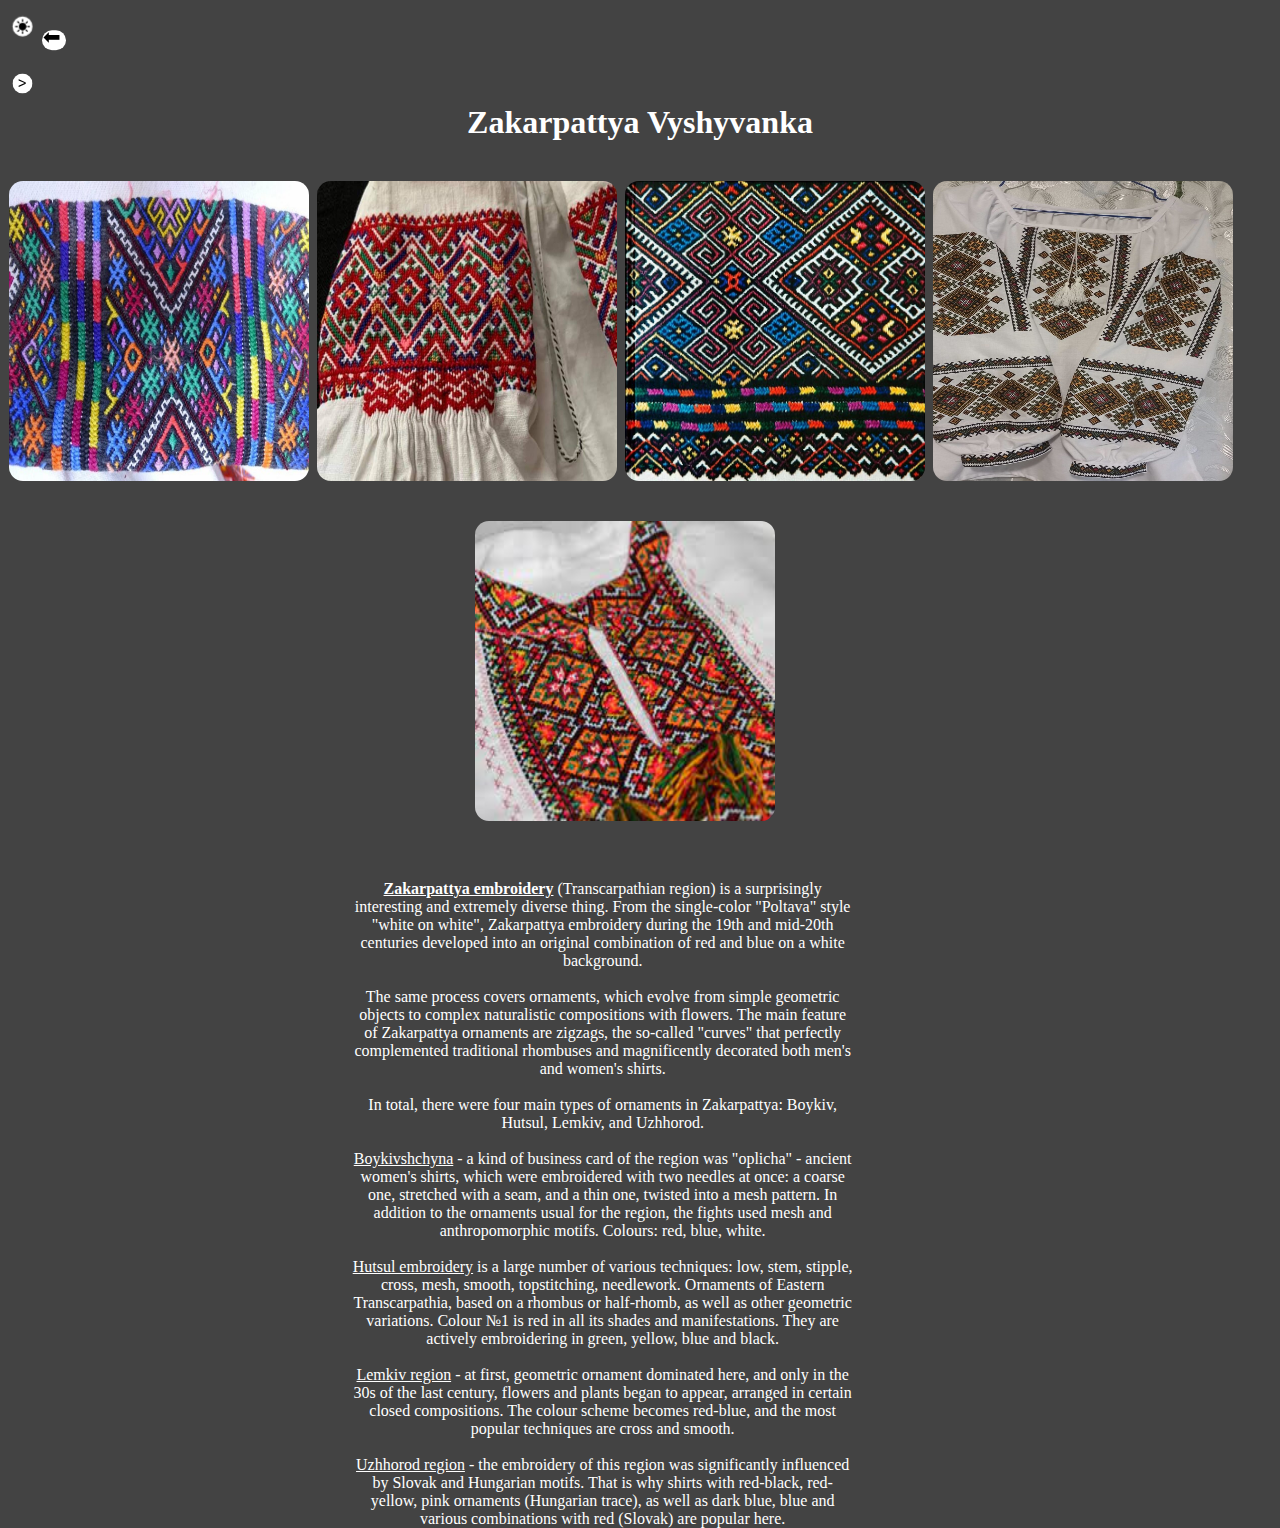
<file: Zakarpattya .html>
<head>
	<title>Main Page</title>
	<link rel="icon" type="image/x-icon" href="/Pictures/Icon.ico">
</head>

<body class="Body1">
<link rel="stylesheet" href="something.css">
<script src="script.js"></script>
<button style="background-image: url(Pictures/ModeButton/sun.jpg); no-repeat; background-size: 100% 100%; " class="ModeButton" onclick= "White()"></button>
<div class="BackBut">
		<a href="index.html"><button><span id="fir" class="text">⬅</span><span class="text" id="sec">Back</span></button>
</a></div>



<a href="Bukovyna.html"><button class="ArrowBut">
		<span class="text">></span>
</button></a>

	<h1 class="text"><center>Zakarpattya Vyshyvanka</center> </h1>

<br><div class="Box"><div class="PictureBoxInBox">

	<div class="InBoxComplex">
			<img src="Pictures/regions/Zak/1.jpg">
			<div><span>Carpathian Colors</span></div>
		</div>
	&nbsp;<div class="InBoxComplex">
			<img src="Pictures/regions/Zak/2.jpg">
			<div><span>Boykivska Embroidery</span></div>
		</div>
	&nbsp;<div class="InBoxComplex">
			<img src="Pictures/regions/Zak/3.jpg">
			<div><span>Hutsul Embroidery</span></div>
		</div>
	&nbsp;<div class="InBoxComplex">
		<img src="Pictures/regions/Zak/4.jpg">
		<div><span>Lemkiv Embroidery</span></div>
	</div>
	&nbsp;
	<div class="InBoxComplex">
		<img src="Pictures/regions/Zak/5.jpg">
		<div><span>Uzhhorod Embroidery</span></div>
	</div>


	<br><br>

	<div class="Box"><div class="BoxInBox"><span class="text">

		<u><b>Zakarpattya embroidery</b></u> (Transcarpathian region) is a surprisingly interesting and extremely diverse thing.
		 From the single-color "Poltava" style "white on white", Zakarpattya embroidery during the 19th and mid-20th centuries developed into an original combination of red and blue on a white background.<br><br>
		 The same process covers ornaments, which evolve from simple geometric objects to complex naturalistic compositions with flowers. The main feature of Zakarpattya ornaments are zigzags, the so-called "curves" that perfectly complemented traditional rhombuses and magnificently decorated both men's and women's shirts.<br><br>
		In total, there were four main types of ornaments in Zakarpattya: Boykiv, Hutsul, Lemkiv, and Uzhhorod.<br><br>
		 <u>Boykivshchyna</u> - a kind of business card of the region was "oplicha" - ancient women's shirts, which were embroidered with two needles at once: a coarse one, stretched with a seam, and a thin one, twisted into a mesh pattern. In addition to the ornaments usual for the region, the fights used mesh and anthropomorphic motifs. Colours: red, blue, white.<br><br>
		<u>Hutsul embroidery</u> is a large number of various techniques: low, stem, stipple, cross, mesh, smooth, topstitching, needlework. Ornaments of Eastern Transcarpathia, based on a rhombus or half-rhomb, as well as other geometric variations. Colour №1 is red in all its shades and manifestations. They are actively embroidering in green, yellow, blue and black.<br><br>
		 <u>Lemkiv region</u>  - at first, geometric ornament dominated here, and only in the 30s of the last century, flowers and plants began to appear, arranged in certain closed compositions. The colour scheme becomes red-blue, and the most popular techniques are cross and smooth.
		<br><br><u>Uzhhorod region</u> - the embroidery of this region was significantly influenced by Slovak and Hungarian motifs. That is why shirts with red-black, red-yellow, pink ornaments (Hungarian trace), as well as dark blue, blue and various combinations with red (Slovak) are popular here.


	</span></div></div>
</div></div>

	

<br><br><br><br>
	
</body>
</file>
<file: something.css>
:root {
  --InvertIndex:1;
  --MapTextColor:#434343;
  --BackColor:black;
  --BackColorI:white;
}


body {
    background-color: #434343;
}

.text {
    color: white;
    
}

h1{
    display: block;
      margin-left: auto;
    margin-right: auto;
}
.logo21{
    display: block;
      margin-left: auto;
    margin-right: auto;
    
width: 40%;
    
}

.link {
    color: #0091FF;
}





.ModeButton{
    position:-webkit-sticky;
    position: sticky;
    top:1.5%;
    left:0.75%;
    width: 25px;
    height: 25px;
    border: none;
    color: transparent;
    border-radius: 50%;
    z-index: 1;
    transition-duration: 0.2s;
    transform:scaleX(80%)scaleY(80%);

    cursor:pointer;
}

.ModeButton:hover{
    transform:scaleX(100%)scaleY(100%);
    
}

.ModeButton:active{
    filter: blur(1px);
        transform:scaleX(80%)scaleY(80%) rotate(60deg);
}

.Box{ 
    
    position: block;
    width: 97%;
    


}

.Box .BoxInBox{ 
    position: relative;
    transform: translateY(0%);
    width: 500px;
    max-width:100%;
    max-height:666px;
    margin-left:auto;
    margin-right:auto;
    background-color:transparent;
    text-align: center;
}

.Box .PictureBoxInBox{ 
    position: relative;
    transform: translateY(0%);
    width: 100%;
    max-height:100%;
    margin-left:auto;
    margin-right:auto;
    background-color:transparent;
    text-align: center;
}

.BoxInBox span{
    
}

.symbols .symbolPic{
    position: absolute;
    transform:translateY(-50%)translateX(-50%);
    width: 300px;
    height:400px;
    transition-duration: 0.2s;
    z-index: -1;
}
.symbols:hover .symbolPic{
    transform:translateY(-50%)translateX(-50%) scaleX(102%)scaleY(102%);
}

.symbols:active .symbolPic{
    transform:translateY(-50%)translateX(-50%) scaleX(96%)scaleY(96%);
}



.symbols{
    display: block;
    margin-left: auto;
    margin-right: auto;
    width: 300px;
    height:400px;
    max-width:80%;
    z-index: 1;
    border:none; 
    background-color: transparent;
}

.textForSymbols{
    color: inherits;
}



 .BackG{
    background-color: #434343;
    z-index:-1;

    position: absolute;
    transform:translateY(-50%)translateX(-2.5%) scaleX(120%)scaleY(120%);
    width: 300px;
    height:400px;
    transition-duration: 0.2s;
}

.SliderBBlock{
    display: block;
    margin-left: auto;
    margin-right: auto;
    width: 300px;
    height:100px;
    max-width:80%;
    z-index: 1;
    border:none; 
    background-color: transparent;
}

.SliderBBlock .SliderB{
    position: absolute;
    transform:translateY(50%)translateX(0%);
    background:#808080;
    width: 300px;
    height:34px;
    max-width:80%;

    border-radius: 25px;
    
      
}

.SliderB .SliberC1{
    position: absolute;
    background-color:white;
    width: 17px;
    height: 17px;
    border-radius: 25px;
    border:none;
    transition-duration: 0.15s;
    transform:  translateY(50%) translateX(14.7px);
}

.SliderB .SliberC1:hover{
    transform:translateY(50%) translateX(14.7px) scaleX(120%)scaleY(120%);
}







.SliderB .SliberC2{
    position: absolute;
    background-color: darkgray;
    width: 17px;
    height: 17px;
    border-radius: 25px;
    border:none;
    transition-duration: 0.15s;
    transform:  translateY(50%) translateX(46.4px);
}

.SliderB .SliberC2:hover{
    transform:translateY(50%) translateX(46.4px) scaleX(120%)scaleY(120%);
}





.SliderB .SliberC3{
    position: absolute;
    background-color:darkgray;
    width: 17px;
    height: 17px;
    border-radius: 25px;
    border:none;
    transition-duration: 0.15s;
    transform:  translateY(50%) translateX(78.1px);
}

.SliderB .SliberC3:hover{
    transform:translateY(50%) translateX(78.1px) scaleX(120%)scaleY(120%);
}





.SliderB .SliberC4{
    position: absolute;
    background-color:darkgray;
    width: 17px;
    height: 17px;
    border-radius: 25px;
    border:none;
    transition-duration: 0.15s;
    transform:  translateY(50%) translateX(109.8px);
}

.SliderB .SliberC4:hover{
    transform:translateY(50%) translateX(109.8px) scaleX(120%)scaleY(120%);
}





.SliderB .SliberC5{
    position: absolute;
    background-color:darkgray;
    width: 17px;
    height: 17px;
    border-radius: 25px;
    border:none;
    transition-duration: 0.15s;
    transform:  translateY(50%) translateX(141.5px);
}

.SliderB .SliberC5:hover{
    transform:translateY(50%) translateX(141.5px) scaleX(120%)scaleY(120%);
}





.SliderB .SliberC6{
    position: absolute;
    background-color:darkgray;
    width: 17px;
    height: 17px;
    border-radius: 25px;
    border:none;
    transition-duration: 0.15s;
    transform:  translateY(50%) translateX(173.2px);
}

.SliderB .SliberC6:hover{
    transform:translateY(50%) translateX(173.2px) scaleX(120%)scaleY(120%);
}





.SliderB .SliberC7{
    position: absolute;
    background-color:darkgray;
    width: 17px;
    height: 17px;
    border-radius: 25px;
    border:none;
    transition-duration: 0.15s;
    transform:  translateY(50%) translateX(204.9px);
}

.SliderB .SliberC7:hover{
    transform:translateY(50%) translateX(204.9px) scaleX(120%)scaleY(120%);
}





.SliderB .SliberC8{
    position: absolute;
    background-color:darkgray;
    width: 17px;
    height: 17px;
    border-radius: 25px;
    border:none;
    transition-duration: 0.15s;
    transform:  translateY(50%) translateX(236.6px);
}

.SliderB .SliberC8:hover{
    transform:translateY(50%) translateX(236.6px) scaleX(120%)scaleY(120%);
}





.SliderB .SliberC9{
    position: absolute;
    background-color:darkgray;
    width: 17px;
    height: 17px;
    border-radius: 25px;
    border:none;
    transition-duration: 0.15s;
    transform:  translateY(50%) translateX(268.3px);
}

.SliderB .SliberC9:hover{
    transform:translateY(50%) translateX(268.3px) scaleX(120%)scaleY(120%);
}





.MapBox{ 

    position: block;
    width: 97%;
    background-color:transparent;
    height:10%;

}

.MapBox .MapBoxInBox{ 
    position: relative;
    transform: translateY(0%);
    width: 700px;
    max-width:100%;
    max-height:666px;
    margin-left:auto;
    margin-right:auto;
    background-color:transparent;
    text-align: center;
}

.MapBox .MapBoxInBox .Map1{
    position: absolute;
    object-fit: contain;
    width:100%;
    filter:opacity(85%);
    transform: translateX(-45%);
}

.MapBox .MapBoxInBox .Zak1{
    position: absolute;
    object-fit: contain;
    width:100%;
    filter:opacity(85%);
    transform: translateX(-45%);
}

.MapBox .MapBoxInBox .Borschiv1{
    position: absolute;
    object-fit: contain;
    width:100%;
    filter:opacity(85%);
    transform: translateX(-45%);
}

.MapBox .MapBoxInBox .Bukovyna1{
    position: absolute;
    object-fit: contain;
    width:100%;
    filter:opacity(85%);
    transform: translateX(-45%);
}

.MapBox .MapBoxInBox .Crimea1{
    position: absolute;
    object-fit: contain;
    width:100%;
    filter:opacity(85%);
    transform: translateX(-45%);
}

.MapBox .MapBoxInBox .Poltava1{
    position: absolute;
    object-fit: contain;
    width:100%;
    filter:opacity(85%);
    transform: translateX(-45%);
}

.MapBox .MapBoxInBox .Nadd1{
    position: absolute;
    object-fit: contain;
    width:100%;
    filter:opacity(85%);
    transform: translateX(-45%);
}

.MapBox .MapBoxInBox .Podillya1{
    position: absolute;
    object-fit: contain;
    width:100%;
    filter:opacity(85%);
    transform: translateX(-45%);
}

.MapBox .MapBoxInBox .Podillya1B{
    position: absolute;
    object-fit: contain;
    width:100%;
    transform: translateX(0%) translateY(0%) scaleX(100%)scaleY(100%);
    background-color:transparent;
    z-index:2;
}



.MapBox .MapBoxInBox .Polissya1{
    position: absolute;
    object-fit: contain;
    width:100%;
    filter:opacity(85%);
    transform: translateX(-45%);
}

.MapBox .MapBoxInBox .Slob1{
    position: absolute;
    object-fit: contain;
    width:100%;
    filter:opacity(85%);
    transform: translateX(-45%);
}

.MapBox .MapBoxInBox .Volyn1{
    position: absolute;
    object-fit: contain;
    width:100%;
    filter:opacity(85%);
    transform: translateX(-45%);
}

.Mapp{
    width:100%;
    
}

.MapBoxInBox .poltava1{
    position:absoulte;
    top:20.75%;
    left:64.65%;
    background-color:transparent;
    width:100%;
    height:100%;
    max-width:19%;
    max-height:26.75%;

    overflow: visible;
    font-size:12px;
    text-align:left;
    cursor:crosshair;
    outline:none;
    color: transparent;
    background-color: transparent;
    border: none;
    transition-duration: 0.3s;
    z-index:0;
}

.poltava1 img{
    width:100%;
    height: 100%;
    filter:opacity(85%);
    transition-duration: 0.23s;
}

.MapBoxInBox .poltava1:hover img {
    transform: translateY(-8px);
    filter: brightness(0) invert(var(--InvertIndex));
}

.MapBoxInBox .poltava1:hover span {
    color: var(--MapTextColor);
    transform: translateY(-8px);
}

.MapBoxInBox .poltava1:active img {
    color: transparent;

    background-color: trasparent;
    box-shadow: 0 5px transparent;
    transition-duration: 0.1s;
    transform: translateY(-5px);
}
.MapBoxInBox .poltava1:active span {
    background-color: trasparent;
    box-shadow: 0 5px transparent;
    transition-duration: 0.1s;
    transform: translateY(-2px);
}

.poltava1 span{
    position:absolute;
    top:40%;
    left:35%;
    color: transparent;
    transition-duration:0.3s;
}


.MapBoxInBox .slob1{
    position:absoulte;
    top:13.5%;
    left:73.7%;
    background-color:transparent;
    width:100%;
    height:100%;
    max-width:28%;
    max-height:34%;

    overflow: visible;
    font-size:10px;
    text-align:left;
    cursor:crosshair;
    outline:none;
    color: transparent;
    background-color: transparent;
    border: none;
    transition-duration: 0.3s;
    z-index:0;
}

.slob1 img{
    width:100%;
    height: 100%;
    filter:opacity(85%);
    transition-duration: 0.23s;
}

.MapBoxInBox .slob1:hover img {
    transform: translateY(-8px);
    filter: brightness(0) invert(var(--InvertIndex));
}

.MapBoxInBox .slob1:hover span {
    color: var(--MapTextColor);
    transform: translateY(-8px);
}

.MapBoxInBox .slob1:active img {
    color: transparent;

    background-color: trasparent;
    box-shadow: 0 5px transparent;
    transition-duration: 0.1s;
    transform: translateY(-5px);
}
.MapBoxInBox .slob1:active span {
    background-color: trasparent;
    box-shadow: 0 5px transparent;
    transition-duration: 0.1s;
    transform: translateY(-2px);
}

.slob1 span{
    position:absolute;
    top:50%;
    left:45%;
    color: transparent;
    transition-duration:0.3s;
}


.MapBoxInBox .polissya1{
    position:absoulte;
    top:0%;
    left:37.75%;
    background-color:transparent;
    width:100%;
    height:100%;
    max-width:59.5%;
    max-height:27%;

    overflow: visible;
    font-size:18px;
    text-align:left;
    cursor:crosshair;
    outline:none;
    color: transparent;
    background-color: transparent;
    border: none;
    transition-duration: 0.3s;
    z-index:0;
}

.polissya1 img{
    width:100%;
    height: 100%;
    filter:opacity(85%);
    transition-duration: 0.23s;
}

.MapBoxInBox .polissya1:hover img {
    transform: translateY(-8px);
    filter: brightness(0) invert(var(--InvertIndex));
}

.MapBoxInBox .polissya1:hover span {
    color: var(--MapTextColor);
    transform: translateY(-8px);
}

.MapBoxInBox .polissya1:active img {
    color: transparent;

    background-color: trasparent;
    box-shadow: 0 5px transparent;
    transition-duration: 0.1s;
    transform: translateY(-5px);
}
.MapBoxInBox .polissya1:active span {
    background-color: trasparent;
    box-shadow: 0 5px transparent;
    transition-duration: 0.1s;
    transform: translateY(-2px);
}

.polissya1 span{
    position:absolute;
    top:60%;
    left:45%;
    color: transparent;
    transition-duration:0.3s;
}


.MapBoxInBox .nadd1{
    position:absoulte;
    top:20.75%;
    left:51%;
    background-color:transparent;
    width:100%;
    height:100%;
    max-width:27.5%;
    max-height:37.5%;

    overflow: visible;
    font-size:12px;
    text-align:left;
    cursor:crosshair;
    outline:none;
    color: transparent;
    background-color: transparent;
    border: none;
    transition-duration: 0.3s;
    z-index:0;
}

.nadd1 img{
    width:100%;
    height: 100%;
    filter:opacity(85%);
    transition-duration: 0.23s;
}

.MapBoxInBox .nadd1:hover img {
    transform: translateY(-8px);
    filter: brightness(0) invert(var(--InvertIndex));
    z-index:1;
}

.MapBoxInBox .nadd1:hover span {
    color: var(--MapTextColor);
    transform: translateY(-8px);
}

.MapBoxInBox .nadd1:active img {
    color: transparent;

    background-color: trasparent;
    box-shadow: 0 5px transparent;
    transition-duration: 0.1s;
    transform: translateY(-5px);
    z-index:1;
}
.MapBoxInBox .nadd1:active span {
    background-color: trasparent;
    box-shadow: 0 5px transparent;
    transition-duration: 0.1s;
    transform: translateY(-2px);
}

.nadd1 span{
    position:absolute;
    top:40%;
    left:15%;
    color: transparent;
    transition-duration:0.3s;
}


.MapBoxInBox .volyn1{
    position:absoulte;
    top:8%;
    left:17.5%;
    background-color:transparent;
    width:100%;
    height:100%;
    max-width:23%;
    max-height:25%;

    overflow: visible;
    font-size:16px;
    text-align:left;
    cursor:crosshair;
    outline:none;
    color: transparent;
    background-color: transparent;
    border: none;
    transition-duration: 0.3s;
    z-index:0;
}

.volyn1 img{
    width:100%;
    height: 100%;
    filter:opacity(85%);
    transition-duration: 0.23s;
}

.MapBoxInBox .volyn1:hover img {
    transform: translateY(-8px);
    filter: brightness(0) invert(var(--InvertIndex));
}

.MapBoxInBox .volyn1:hover span {
    color: var(--MapTextColor);
    transform: translateY(-8px);
}

.MapBoxInBox .volyn1:active img {
    color: transparent;

    background-color: trasparent;
    box-shadow: 0 5px transparent;
    transition-duration: 0.1s;
    transform: translateY(-5px);
}
.MapBoxInBox .volyn1:active span {
    background-color: trasparent;
    box-shadow: 0 5px transparent;
    transition-duration: 0.1s;
    transform: translateY(-2px);
}

.volyn1 span{
    position:absolute;
    top:40%;
    left:35%;
    color: transparent;
    transition-duration:0.3s;
}



.MapBoxInBox .zak1{
    position:absoulte;
    top:41.1%;
    left:6%;
    background-color:transparent;
    width:100%;
    height:100%;
    max-width:15.75%;
    max-height:15%;

    overflow: visible;
    font-size:14px;
    text-align:left;
    cursor:crosshair;
    outline:none;
    color: transparent;
    background-color: transparent;
    border: none;
    transition-duration: 0.3s;
    z-index:0;
}

.zak1 img{
    width:100%;
    height: 100%;
    filter:opacity(85%);
    transition-duration: 0.23s;
}

.MapBoxInBox .zak1:hover img {
    transform: translateY(-8px);
    filter: brightness(0) invert(var(--InvertIndex));
}

.MapBoxInBox .zak1:hover span {
    color: var(--MapTextColor);
    transform: translateY(-8px);
}

.MapBoxInBox .zak1:active img {
    color: transparent;

    background-color: trasparent;
    box-shadow: 0 5px transparent;
    transition-duration: 0.1s;
    transform: translateY(-5px);
}
.MapBoxInBox .zak1:active span {
    background-color: trasparent;
    box-shadow: 0 5px transparent;
    transition-duration: 0.1s;
    transform: translateY(-2px);
}

.zak1 span{
    position:absolute;
    top:45%;
    left:15%;
    rotate:20deg;
    color: transparent;
    transition-duration:0.3s;
}


.MapBoxInBox .crimea1{
    position:absoulte;
    top:77%;
    left:67.5%;
    background-color:transparent;
    width:100%;
    height:100%;
    max-width:25.7%;
    max-height:23%;

    overflow: visible;
    font-size:16px;
    text-align:left;
    cursor:crosshair;
    outline:none;
    color: transparent;
    background-color: transparent;
    border: none;
    transition-duration: 0.3s;
    z-index:0;
}

.crimea1 img{
    width:100%;
    height: 100%;
    filter:opacity(85%);
    transition-duration: 0.23s;
}

.MapBoxInBox .crimea1:hover img {
    transform: translateY(-8px);
    filter: brightness(0) invert(var(--InvertIndex));
}

.MapBoxInBox .crimea1:hover span {
    color: var(--MapTextColor);
    transform: translateY(-8px);
}

.MapBoxInBox .crimea1:active img {
    color: transparent;

    background-color: trasparent;
    box-shadow: 0 5px transparent;
    transition-duration: 0.1s;
    transform: translateY(-5px);
}
.MapBoxInBox .crimea1:active span {
    background-color: trasparent;
    box-shadow: 0 5px transparent;
    transition-duration: 0.1s;
    transform: translateY(-2px);
}

.crimea1 span{
    position:absolute;
    top:40%;
    left:27%;
    color: transparent;
    transition-duration:0.3s;
}


.MapBoxInBox .podillya1{
    position:absoulte;
    top:35.5%;
    left:32.8%;
    background-color:transparent;
    width:100%;
    height:100%;
    max-width:25.5%;
    max-height:27%;

    overflow: visible;
    font-size:18px;
    text-align:left;
    cursor:crosshair;
    outline:none;
    color: transparent;
    background-color: transparent;
    border: none;
    transition-duration: 0.3s;
    z-index:0;
}

.podillya1 img{
    width:100%;
    height: 100%;
    filter:opacity(85%);
    transition-duration: 0.23s;
}

.MapBoxInBox .podillya1:hover img {
    transform: translateY(-8px);
    filter: brightness(0) invert(var(--InvertIndex));
}

.MapBoxInBox .podillya1:hover span {
    color: var(--MapTextColor);
    transform: translateY(-8px);
}

.MapBoxInBox .podillya1:active img {
    color: transparent;

    background-color: trasparent;
    box-shadow: 0 5px transparent;
    transition-duration: 0.1s;
    transform: translateY(-5px);
}
.MapBoxInBox .podillya1:active span {
    background-color: trasparent;
    box-shadow: 0 5px transparent;
    transition-duration: 0.1s;
    transform: translateY(-2px);
}

.podillya1 span{
    position:absolute;
    top:25%;
    left:30%;
    rotate:20deg;
    color: transparent;
    transition-duration:0.3s;
}


.MapBoxInBox .bukovyna1{
    position:absoulte;
    top:46%;
    left:21.85%;
    background-color:transparent;
    width:100%;
    height:100%;
    max-width:16.2%;
    max-height:12.3%;

    overflow: visible;
    font-size:12px;
    text-align:left;
    cursor:crosshair;
    outline:none;
    color: transparent;
    background-color: transparent;
    border: none;
    transition-duration: 0.3s;
    z-index:0;
}

.bukovyna1 img{
    width:100%;
    height: 100%;
    filter:opacity(85%);
    transition-duration: 0.23s;
}

.MapBoxInBox .bukovyna1:hover img {
    transform: translateY(-8px);
    filter: brightness(0) invert(var(--InvertIndex));
    z-index:1;
}

.MapBoxInBox .bukovyna1:hover span {
    color: var(--MapTextColor);
    transform: translateY(-8px);
}

.MapBoxInBox .bukovyna1:active img {
    color: transparent;

    background-color: trasparent;
    box-shadow: 0 5px transparent;
    transition-duration: 0.1s;
    transform: translateY(-5px);
    z-index:1;
}
.MapBoxInBox .bukovyna1:active span {
    background-color: trasparent;
    box-shadow: 0 5px transparent;
    transition-duration: 0.1s;
    transform: translateY(-2px);
}

.bukovyna1 span{
    position:absolute;
    top:35%;
    left:18%;
    rotate:-20deg;
    color: transparent;
    transition-duration:0.3s;
}

.MapBoxInBox .borschiv1{
    position:absoulte;
    top:43.5%;
    left:21.25%;
    background-color:transparent;
    width:100%;
    height:100%;
    max-width:5.3%;
    max-height:5.13%;

    overflow: visible;
    font-size:10px;
    text-align:left;
    cursor:crosshair;
    outline:none;
    color: transparent;
    background-color: transparent;
    border: none;
    transition-duration: 0.3s;
    z-index:0;
}

.borschiv1 img{
    width:100%;
    height: 100%;
    filter:opacity(100%);
    transition-duration: 0.23s;
}

.MapBoxInBox .borschiv1:hover img {
    transform: translateY(-8px);
    filter: brightness(0) invert(var(--InvertIndex));
}

.MapBoxInBox .borschiv1:hover .BorschText {
    transform: translateY(-8px);
    filter:opacity(100%);
}

.MapBoxInBox .borschiv1:active img {
    color: transparent;

    background-color: trasparent;
    box-shadow: 0 5px transparent;
    transition-duration: 0.1s;
    transform: translateY(-5px);
}
.MapBoxInBox .borschiv1:active .BorschText {
    background-color: trasparent;
    box-shadow: 0 5px transparent;
    transition-duration: 0.1s;
    transform: translateY(-2px);
    filter:opacity(100%);
}

.borschiv1 .BorschText{
    position:absolute;
    top:-45%;
    left:-35%;
    rotate:-20deg;
    color: white;
    filter:opacity(0%);
    transition-duration:0.3s;
}





.BackBut{
    background-color: transparent;
    position: sticky;
    top:6.1%;
    left:0.75%;
    width: 80px;
    height: 25px;
    border:none;
    border-radius: 25px;
    filter:invert(1);
    align-content:center;
    z-index: 1;
    transition-duration: 0.2s;
    transform:scaleX(80%)scaleY(80%) translateY(-34px) translateX(30px);
    font-size:26px;
}

.BackBut button{
    background-color: var(--BackColor);
    position: sticky;
    top:2.5%;
    left:0.75%;
    width: 30px;
    height: 25px;
    border:none;
    border-radius: 25px;
    filter:invert(0);
    align-content:center;
    z-index: 1;
    transition-duration: 0.2s;
    
    cursor:pointer;
}



.BackBut button:hover{
    width:100%;
    transform:scaleX(120%) scaleY(120%);
}

.BackBut button:active{
    width:100%;
    filter: blur(1px);
    transform:scaleX(100%) scaleY(90%);
}

.BackBut #fir{
    position:absolute;
    filter:invert(0);
    transform: translateY(-19px) translateX(-13px);
    font-size:26px;
}

.BackBut #sec{
    position:absolute;
    filter:invert(0);
    transform: translateY(-19px) translateX(-13px);
    filter:opacity(0%);
    font-size:20px;
}

.BackBut button:hover #fir{
    transform: translateY(-19px) translateX(-39px);
}

.BackBut button:hover #sec{
    transform: translateY(-12px) translateX(-13px);
    filter:opacity(100%);
}

.InBoxComplex img{
    border-radius: 14px;
    transition-duration:0.3s;
    height: 100%;
    width: 100%;

    cursor:help;
}

.InBoxComplex{
    display:inline-block;
    height: 100%;
    width: 100%;
    max-width: 300px;
    max-height: 300px;
    margin-left: auto;
    margin-right: auto;
}

.InBoxComplex div span{
    color:transparent;
    font-size:20px;
}

.InBoxComplex div{
    max-width:75%;
    height:20%;
    position:relative;
    margin-left: auto;
    margin-right: auto;
    
    top:-60%;
    background-color:transparent;
    border:none;
    border-radius: 15px;
    align-content:center;
    transform:scaleX(0%)scaleY(0%) ;
    transition-duration:0.2s;
    filter:opacity(85%);
}

.InBoxComplex:hover div{
    background-color:black;
    transform:scaleX(100%)scaleY(100%)
}

.InBoxComplex:hover img{
    transform:scaleX(105%) scaleY(105%);
    filter: blur(2px);
}

.InBoxComplex:hover div span{
    color:white;
    
}


.ArrowBut{
    position: sticky;
    top:10.5%;
    left:0.75%;
    width: 25px;
    height: 25px;
    border: none;
    color: transparent;
    border-radius: 50%;
    font-size:18px;
    z-index: 1;
    transition-duration: 0.2s;
    transform:scaleX(80%)scaleY(80%) translateY(-30px) translateX(0px);
    background-color:var(--BackColor);
    filter:invert(1);
    
    cursor:pointer;
}

.ArrowBut:hover{
    transform:scaleX(100%)scaleY(100%) translateY(-24px) translateX(0px);

}

.ArrowBut:active{
    filter: blur(1px) invert(1);
        transform:scaleX(80%)scaleY(80%)  translateY(-30px) translateX(0px);
}

.ArrowBut span{
    filter:invert(0);
}

.HisBox{ 
    align-content:center;
    background-color:transparent;
    position: block;
    width: 100%;
    background-color:transparent;
    height:10%;

}

.HisBox .HisBoxInBox{ 
    position: relative;
    transform: translateY(0%);
    width: 700px;
    max-width:100%;
    max-height:666px;
    margin-left:auto;
    margin-right:auto;
    background-color:transparent;
    text-align: center;
    background-color:transparent;
}

.HisBox .HisLine{ 
    position: relative;
    transform: translateY(0%);
    width: 95%;
    max-width:100%;
    max-height:666px;
    margin-left:auto;
    margin-right:auto;
    background-color:transparent;
    text-align: center;
    background-color:transparent;

    
}

.HisBox .HisLine .HisBut{
    color:var(--BackColor);
    display: inline;
    height: 30px;
    background-color:var(--BackColorI);
    
    cursor:pointer;
    overflow: visible;
    font-size:12px;
    text-align:left;
    align-content:center;
    outline:none;
    border: solid;
    border-width: 2px;
    border-color:black;
    transition-duration: 0.15s;
    border-radius:5px;
    outline: var(--MapTextColor) solid 4.5px;
}

.HisBox .HisLine .HisBut4{
    border-top-right-radius:25px;
    border-bottom-right-radius:25px;
    width:10%;
}

.HisBox .HisLine .HisBut3{
    width:18%;
}

.HisBox .HisLine .HisBut2{
    width:25%;
}

.HisBox .HisLine .HisBut1{
    border-top-left-radius:25px;
    border-bottom-left-radius:25px;
    width:44.2%;
}

.HisBox .HisLine .HisBut:hover{
    transform: scaleY(120%)scaleX(110%);
    color:black;
}

.HisBox .HisLine .HisBut1:hover{
    background-color:#A1E8A1;
}

.HisBox .HisLine .HisBut2:hover{
    background-color:#DEDD82;
}

.HisBox .HisLine .HisBut3:hover{
    background-color:#B78DCB;
}

.HisBox .HisLine .HisBut4:hover{
    background-color:#CB6E6E;
}

.HisBox .HisLine .HisBut:active{
    transform: scaleY(120%)scaleX(110%) translateY(-4px);
}

.HisBox .HisLine .BorderS1{ 
    display: block;
    margin-left: auto;
    margin-right: auto;
    position:absolute;
    width:100%;
    height:100%;
    transform: translateY(-190%)translateX(0%);
    background-color:black;
    filter: blur(3px) opacity(100%);
    z-index:1;
}

.HisBut span{
    top:25%;
    position:absolute;
    left:40%;
    transition-duration:0.2s;
}

.HisBut:hover span{
    top:20%;
    position:absolute;
    left:40%;
}

.HisBut1 span{
    left:20%;
}

.HisBut2 span{
    left:56%;
}

.HisBut3 span{
    left:78.5%;
}

.HisBut4 span{
    left:92%;
}
</file>
